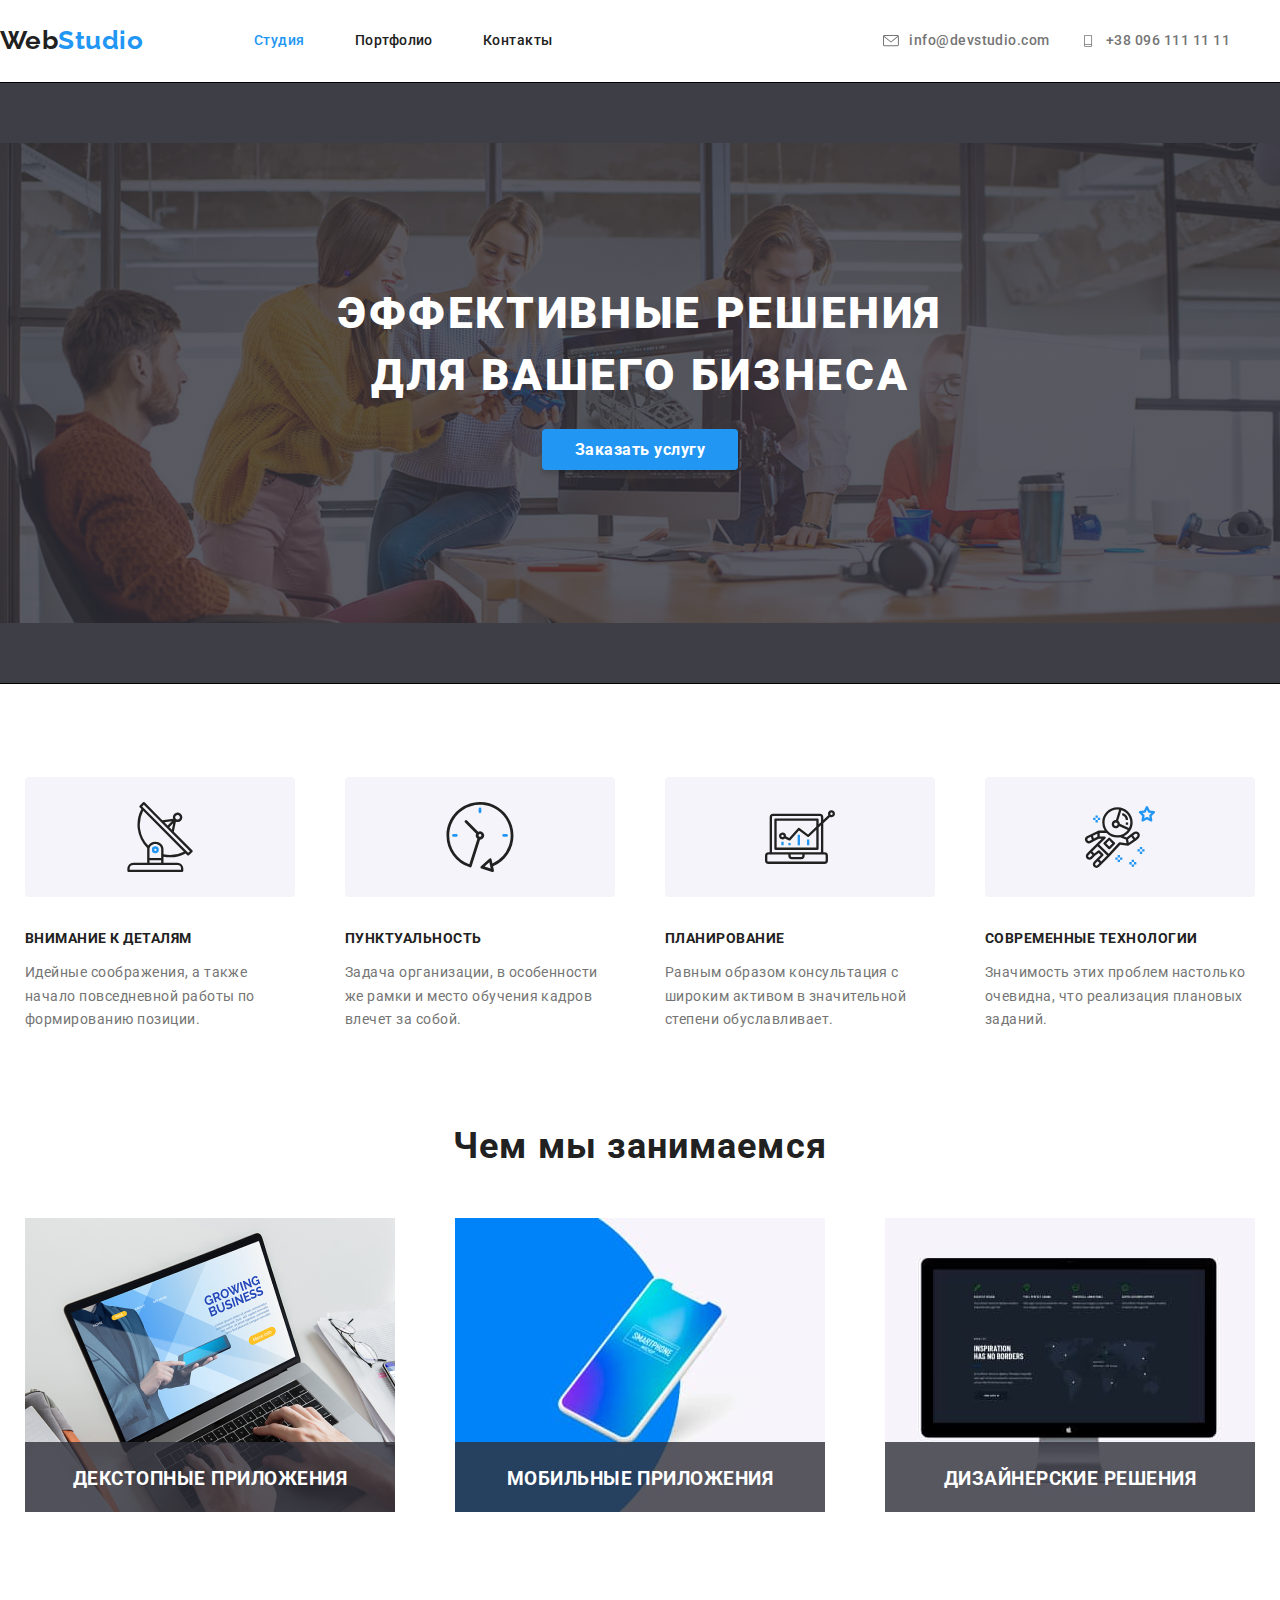
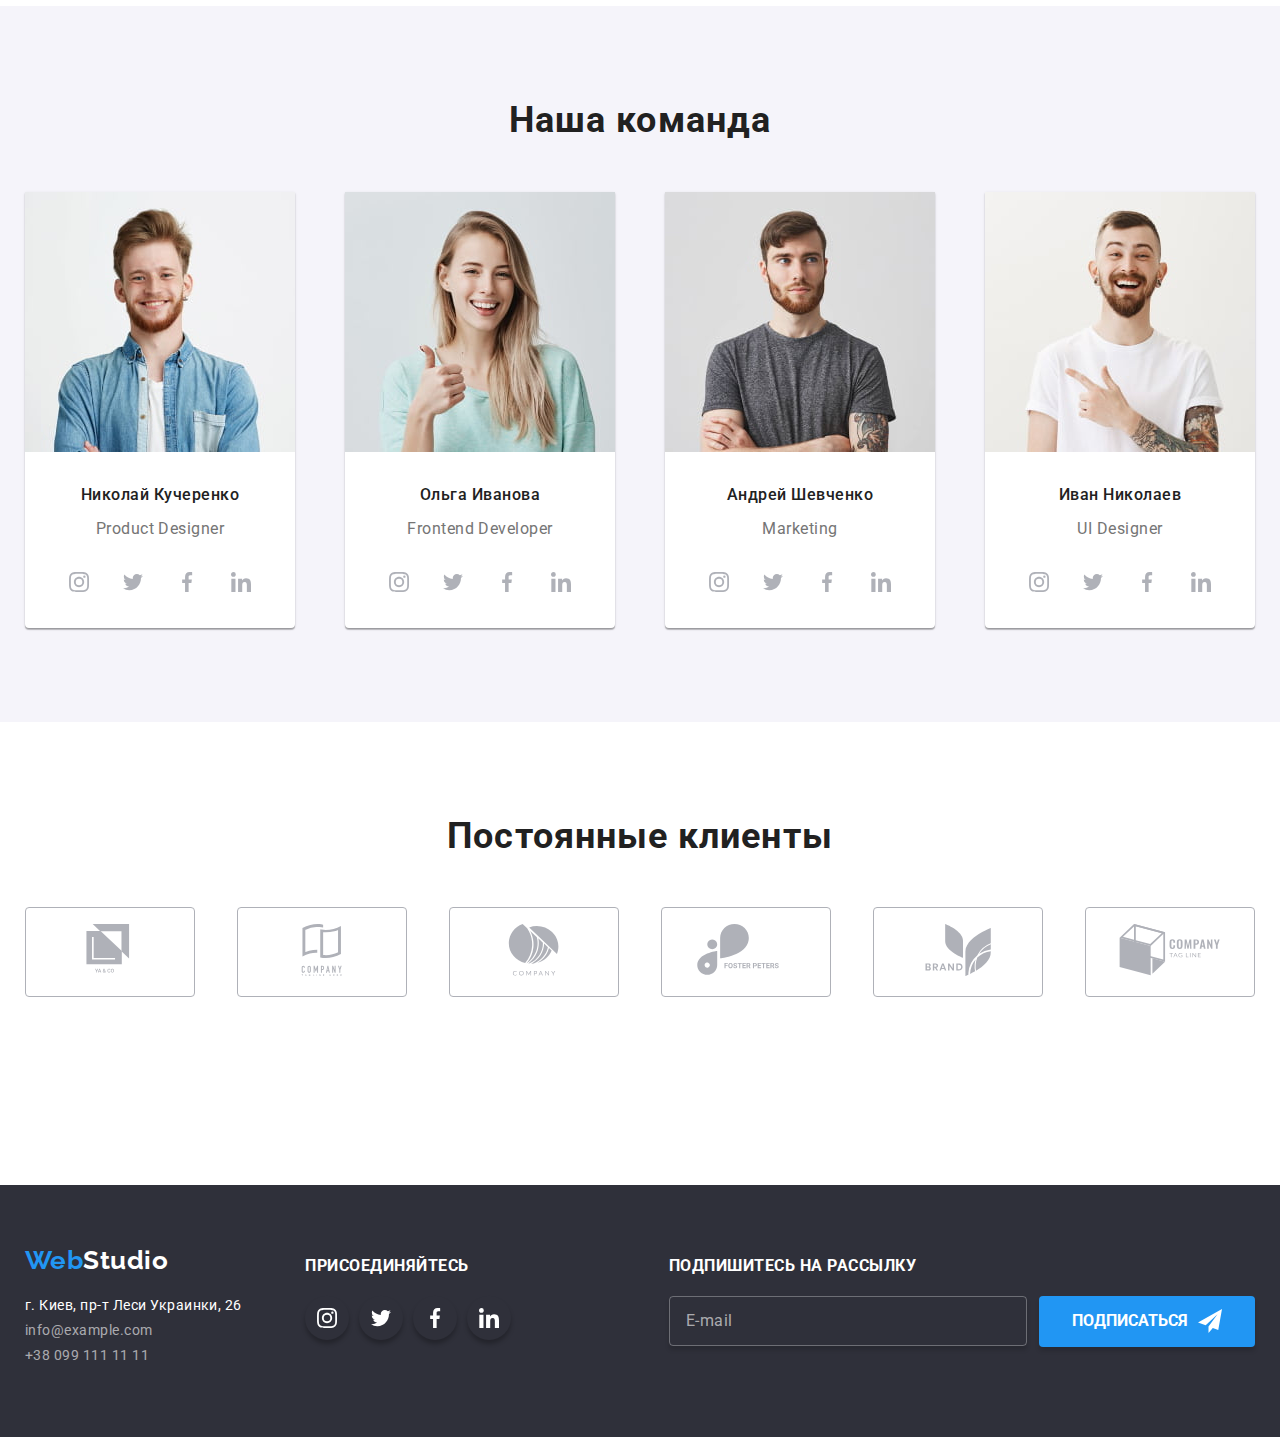
<file: index.html>
<!DOCTYPE html>
<html lang="en">
  <head>
    <meta charset="UTF-8" />
    <meta name="viewport" content="width=device-width, initial-scale=1.0" />
    <title>Web Studio</title>
    <link
      href="https://fonts.googleapis.com/css2?family=Raleway:wght@700&family=Roboto:wght@400;500;700;900&display=swap"
      rel="stylesheet"
    />
    <link
      rel="stylesheet"
      href="https://cdnjs.cloudflare.com/ajax/libs/modern-normalize/0.6.0/modern-normalize.min.css"
    />
    <link rel="stylesheet" href="./css/styles.css" />
  </head>

  <body>
    <!-- Шапка сайта-->
    <header class="page-header">
      <div class="container main-nav">
        <div>
          <a href="./" class="logo"><span> Web</span> Studio</a>
        </div>
        <nav class="for-logo">
          <ul class="site-nav">
            <li class="item"><a href="" class="link-current">Студия</a></li>
            <li class="item">
              <a href="./portfolio.html" class="link">Портфолио</a>
            </li>
            <li class="item"><a href="" class="link">Контакты</a></li>
          </ul>
        </nav>
        <!-- КОНТАКТЫ-->
        <address>
          <ul class="auth-nav">
            <li class="item">
              <a href="mailto:info@devstudio.com">
                <div class="e-mail">
                  <svg class="auth-nav-icon">
                    <use href="./images/symbol-defs.svg#icon-envelope"></use>
                  </svg>
                  info@devstudio.com
                </div>
              </a>
            </li>

            <li class="item">
              <a href="tel:+380961111111">
                <div class="e-mail">
                  <svg class="auth-nav-icon">
                    <use href="./images/symbol-defs.svg#icon-phone"></use>
                  </svg>
                  +38 096 111 11 11
                </div>
              </a>
            </li>
          </ul>
        </address>
      </div>
    </header>

    <!--Герой-->

    <section class="hero">
      <div class="overlay">
        <div class="hero-text">
          <div class="hero-title-box">
            <h1 class="hero-title">
              Эффективные решения <br />
              для вашего бизнеса
            </h1>
          </div>
          <div>
            <a href="" class="primary-button"> Заказать услугу</a>
          </div>
        </div>
      </div>
    </section>

    <!--Секция "Наши качества" без заголовка-->
    <section class="feature-section">
      <div class="container">
        <h2 class="section-title visually-hidden">Наши качества</h2>
        <ul class="feature-list">
          <li class="item">
            <div class="in-box">
              <svg class="in-box-icon">
                <use href="./images/symbol-defs.svg#icon-antenna1"></use>
              </svg>
            </div>

            <h3 class="title">ВНИМАНИЕ К ДЕТАЛЯМ</h3>
            <p class="description">
              Идейные соображения, а также начало повседневной работы по
              формированию позиции.
            </p>
          </li>

          <li class="item">
            <div class="in-box">
              <svg class="in-box-icon">
                <use href="./images/symbol-defs.svg#icon-clock1"></use>
              </svg>
            </div>
            <h3 class="title">ПУНКТУАЛЬНОСТЬ</h3>
            <p class="description">
              Задача организации, в особенности же рамки и место обучения кадров
              влечет за собой.
            </p>
          </li>

          <li class="item">
            <div class="in-box">
              <svg class="in-box-icon">
                <use href="./images/symbol-defs.svg#icon-diagram1"></use>
              </svg>
            </div>
            <h3 class="title">ПЛАНИРОВАНИЕ</h3>
            <p class="description">
              Равным образом консультация с широким активом в значительной
              степени обуславливает.
            </p>
          </li>

          <li class="item">
            <div class="in-box">
              <svg class="in-box-icon">
                <use href="./images/symbol-defs.svg#icon-astronaut1"></use>
              </svg>
            </div>
            <h3 class="title">СОВРЕМЕННЫЕ ТЕХНОЛОГИИ</h3>
            <p class="description">
              Значимость этих проблем настолько очевидна, что реализация
              плановых заданий.
            </p>
          </li>
        </ul>
      </div>
    </section>

    <!--Секция "Чем мы занимаемся"-->
    <section class="section">
      <div class="container">
        <h2 class="section-title">Чем мы занимаемся</h2>

        <ul class="actions-doing">
          <li class="element element1">
            <h3 class="title-activities">ДЕКСТОПНЫЕ ПРИЛОЖЕНИЯ</h3>
          </li>

          <li class="element element2">
            <h3 class="title-activities">МОБИЛЬНЫЕ ПРИЛОЖЕНИЯ</h3>
          </li>

          <li class="element element3">
            <h3 class="title-activities">ДИЗАЙНЕРСКИЕ РЕШЕНИЯ</h3>
          </li>
        </ul>
      </div>
    </section>

    <!--Секция "Наша команда"-->
    <section class="section-grey">
      <div class="container">
        <h2 class="section-title">Наша команда</h2>
        <ul class="team">
          <li class="card">
            <img src="./images/team1.jpg" alt="" />
            <p class="name"><b>Николай Кучеренко</b></p>
            <p class="position">Product Designer</p>
            <ul class="actions-team">
              <li>
                <a href="">
                  <div class="team-social">
                    <svg class="social-icon">
                      <use href="./images/symbol-defs.svg#icon-instagram"></use>
                    </svg>
                  </div>
                </a>
              </li>

              <li>
                <a href="">
                  <div class="team-social">
                    <svg class="social-icon">
                      <use href="./images/symbol-defs.svg#icon-twitter"></use>
                    </svg>
                  </div>
                </a>
              </li>
              <li>
                <a href="">
                  <div class="team-social">
                    <svg class="social-icon">
                      <use href="./images/symbol-defs.svg#icon-facebook"></use>
                    </svg>
                  </div>
                </a>
              </li>
              <li>
                <a href="">
                  <div class="team-social">
                    <svg class="social-icon">
                      <use href="./images/symbol-defs.svg#icon-linkedin"></use>
                    </svg>
                  </div>
                </a>
              </li>
            </ul>
          </li>

          <li class="card">
            <img src="./images/team2.jpg" alt="" />
            <p class="name"><b>Ольга Иванова</b></p>
            <p class="position">Frontend Developer</p>
            <ul class="actions-team">
              <li>
                <a href="">
                  <div class="team-social">
                    <svg class="social-icon">
                      <use href="./images/symbol-defs.svg#icon-instagram"></use>
                    </svg>
                  </div>
                </a>
              </li>
              <li>
                <a href="">
                  <div class="team-social">
                    <svg class="social-icon">
                      <use href="./images/symbol-defs.svg#icon-twitter"></use>
                    </svg>
                  </div>
                </a>
              </li>
              <li>
                <a href="">
                  <div class="team-social">
                    <svg class="social-icon">
                      <use href="./images/symbol-defs.svg#icon-facebook"></use>
                    </svg>
                  </div>
                </a>
              </li>
              <li>
                <a href="">
                  <div class="team-social">
                    <svg class="social-icon">
                      <use href="./images/symbol-defs.svg#icon-linkedin"></use>
                    </svg>
                  </div>
                </a>
              </li>
            </ul>
          </li>

          <li class="card">
            <img src="./images/team3.jpg" alt="" />
            <p class="name"><b>Андрей Шевченко</b></p>
            <p class="position">Marketing</p>
            <ul class="actions-team">
              <li>
                <a href="">
                  <div class="team-social">
                    <svg class="social-icon">
                      <use href="./images/symbol-defs.svg#icon-instagram"></use>
                    </svg>
                  </div>
                </a>
              </li>
              <li>
                <a href="">
                  <div class="team-social">
                    <svg class="social-icon">
                      <use href="./images/symbol-defs.svg#icon-twitter"></use>
                    </svg>
                  </div>
                </a>
              </li>
              <li>
                <a href="">
                  <div class="team-social">
                    <svg class="social-icon">
                      <use href="./images/symbol-defs.svg#icon-facebook"></use>
                    </svg>
                  </div>
                </a>
              </li>
              <li>
                <a href="">
                  <div class="team-social">
                    <svg class="social-icon">
                      <use href="./images/symbol-defs.svg#icon-linkedin"></use>
                    </svg>
                  </div>
                </a>
              </li>
            </ul>
          </li>

          <li class="card">
            <img src="./images/team4.jpg" alt="" />
            <p class="name"><b>Иван Николаев</b></p>
            <p class="position">UI Designer</p>
            <ul class="actions-team">
              <li>
                <a href="">
                  <div class="team-social">
                    <svg class="social-icon">
                      <use href="./images/symbol-defs.svg#icon-instagram"></use>
                    </svg>
                  </div>
                </a>
              </li>
              <li>
                <a href="">
                  <div class="team-social">
                    <svg class="social-icon">
                      <use href="./images/symbol-defs.svg#icon-twitter"></use>
                    </svg>
                  </div>
                </a>
              </li>
              <li>
                <a href="">
                  <div class="team-social">
                    <svg class="social-icon">
                      <use href="./images/symbol-defs.svg#icon-facebook"></use>
                    </svg>
                  </div>
                </a>
              </li>
              <li>
                <a href="">
                  <div class="team-social">
                    <svg class="social-icon">
                      <use href="./images/symbol-defs.svg#icon-linkedin"></use>
                    </svg>
                  </div>
                </a>
              </li>
            </ul>
          </li>
        </ul>
      </div>
    </section>

    <!--Секция "Постоянные клиенты"-->
    <section class="section">
      <div class="container">
        <h2 class="section-title">Постоянные клиенты</h2>
        <ul class="clients-logo">
          <li class="ellement">
            <a href="">
              <svg class="logo-item">
                <use href="./images/symbol-defs.svg#icon-logo1"></use>
              </svg>
            </a>
          </li>
          <li class="ellement">
            <a href="">
              <svg class="logo-item">
                <use href="./images/symbol-defs.svg#icon-logo2"></use>
              </svg>
            </a>
          </li>
          <li class="ellement">
            <a href="">
              <svg class="logo-item">
                <use href="./images/symbol-defs.svg#icon-logo3"></use>
              </svg>
            </a>
          </li>
          <li class="ellement">
            <a href="">
              <svg class="logo-item">
                <use href="./images/symbol-defs.svg#icon-logo4"></use>
              </svg>
            </a>
          </li>
          <li class="ellement">
            <a href="">
              <svg class="logo-item">
                <use href="./images/symbol-defs.svg#icon-logo5"></use>
              </svg>
            </a>
          </li>
          <li class="ellement">
            <a href="">
              <svg class="logo-item">
                <use href="./images/symbol-defs.svg#icon-logo6"></use>
              </svg>
            </a>
          </li>
        </ul>
      </div>
    </section>

    <!--Footer-->

    <!--Контакты-->
    <section class="footer-background">
      <div class="container footer">
        <div class="footer-color">
          <div class="footer-logo">
            <a href="/" class="logo">
              <span class="web"> Web</span>
              <span class="logo-studio"> Studio</span>
            </a>
          </div>
          <div>
            <ul class="footer-contacts">
              <li>
                <a
                  href="https://www.google.com/maps/place/%D0%B1%D1%83%D0%BB.+%D0%9B%D0%B5%D1%81%D0%B8+%D0%A3%D0%BA%D1%80%D0%B0%D0%B8%D0%BD%D0%BA%D0%B8,+26,+%D0%9A%D0%B8%D0%B5%D0%B2,+02000/data=!4m2!3m1!1s0x40d4cf0e033ecbe9:0x57a4dffefec77da0?sa=X&ved=2ahUKEwil2_LGnePpAhUHx4sKHc13CLYQ8gEwAHoECAsQAQ"
                >
                  <span class="footer-text"
                    >г. Киев, пр-т Леси Украинки, 26</span
                  >
                </a>
              </li>

              <li>
                <a href="mailto:info@example.com" class="footer-text"
                  >info@example.com
                </a>
              </li>

              <li>
                <a href="tel:+380961111111" class="footer-text">
                  +38 099 111 11 11</a
                >
              </li>
            </ul>
          </div>
        </div>

        <!--Присоединяйтесь-->
        <div class="middle">
          <h4 class="footer-color-middle">ПРИСОЕДИНЯЙТЕСЬ</h4>
          <ul class="social-footer-box">
            <li class="s-element">
              <a href="">
                <div class="footer-social">
                  <svg class="footer-social-icon">
                    <use href="./images/symbol-defs.svg#icon-instagram"></use>
                  </svg>
                </div>
              </a>
            </li>
            <li class="s-element">
              <a href="">
                <div class="footer-social">
                  <svg class="footer-social-icon">
                    <use href="./images/symbol-defs.svg#icon-twitter"></use>
                  </svg>
                </div>
              </a>
            </li>
            <li class="s-element">
              <a href="">
                <div class="footer-social">
                  <svg class="footer-social-icon">
                    <use href="./images/symbol-defs.svg#icon-facebook"></use>
                  </svg>
                </div>
              </a>
            </li>
            <li>
              <a href="">
                <div class="footer-social">
                  <svg class="footer-social-icon">
                    <use href="./images/symbol-defs.svg#icon-linkedin"></use>
                  </svg>
                </div>
              </a>
            </li>
          </ul>
        </div>

        <!--Подпишитесь на рассылку-->
        <div class="footer-color-last">
          <h4 class="footer-color-middle">ПОДПИШИТЕСЬ НА РАССЫЛКУ</h4>
          <ul class="form">
            <li class="form-element"><p class="for-mail">E-mail</p></li>
            <li class="form-element">
              <button class="primary-button subscribe">
                ПОДПИСАТЬСЯ
                <svg class="icon-send">
                  <use href="./images/symbol-defs.svg#icon-icon-send"></use>
                </svg>
              </button>
            </li>
          </ul>
        </div>
      </div>
    </section>
  </body>
</html>
</file>
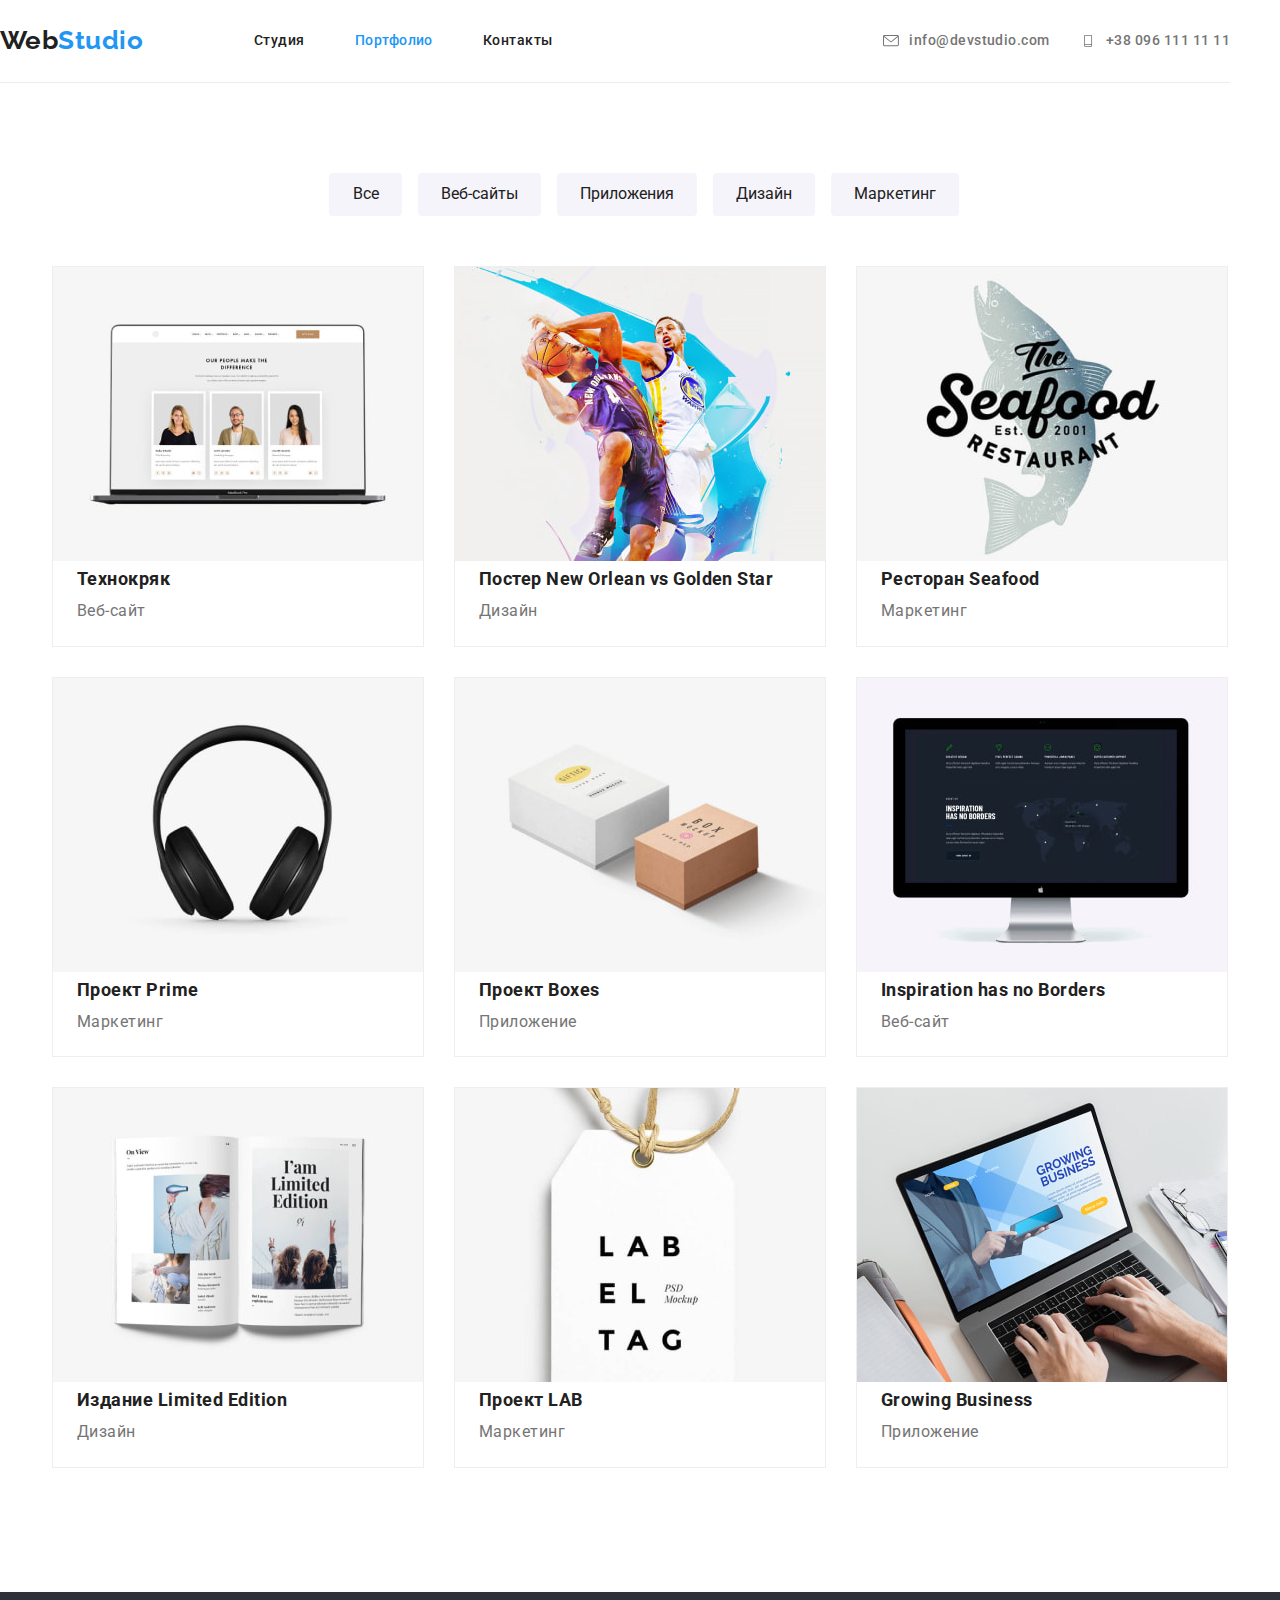
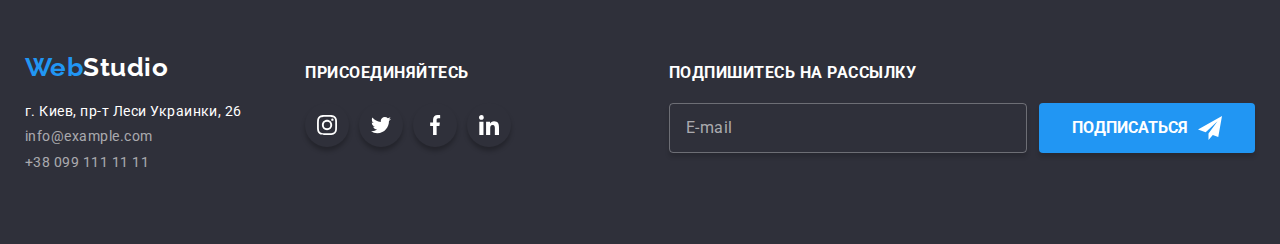
<file: portfolio.html>
<!DOCTYPE html>
<html lang="en">
  <head>
    <meta charset="UTF-8" />
    <meta name="viewport" content="width=device-width, initial-scale=1.0" />
    <title>Web Studio</title>
    <link
      href="https://fonts.googleapis.com/css2?family=Raleway:wght@700&family=Roboto:wght@400;500;700;900&display=swap"
      rel="stylesheet"
    />
    <link
      rel="stylesheet"
      href="https://cdnjs.cloudflare.com/ajax/libs/modern-normalize/0.6.0/modern-normalize.min.css"
    />
    <link rel="stylesheet" href="./css/styles.css" />
  </head>

  <body>
    <!-- Шапка сайта-->

    <header class="page-header">
      <div class="container main-nav">
        <div>
          <a href="./" class="logo"><span> Web</span> Studio</a>
        </div>
        <nav class="for-logo">
          <ul class="site-nav">
            <li class="item"><a href="./index.html" class="link">Студия</a></li>
            <li class="item"><a href="" class="link-current">Портфолио</a></li>
            <li class="item"><a href="" class="link">Контакты</a></li>
          </ul>
        </nav>
        <!-- КОНТАКТЫ форма-->
        <address>
          <ul class="auth-nav">
            <li class="item">
              <a href="mailto:info@devstudio.com">
                <div class="e-mail">
                  <svg class="auth-nav-icon">
                    <use href="./images/symbol-defs.svg#icon-envelope"></use>
                  </svg>
                  info@devstudio.com
                </div>
              </a>
            </li>

            <li class="item">
              <a href="tel:+380961111111">
                <div class="e-mail">
                  <svg class="auth-nav-icon">
                    <use href="./images/symbol-defs.svg#icon-phone"></use>
                  </svg>
                  +38 096 111 11 11
                </div>
              </a>
            </li>
          </ul>
        </address>
      </div>
    </header>

    <!--Фильтры "Разделы портфолио"-->

    <section class="container">
      <h1 class="visually-hidden">Фильтры "Разделы портфолио"</h1>

      <ul class="button-container">
        <li class="p-element"><button class="portfolio-button">Все</button></li>
        <li class="p-element">
          <button class="portfolio-button">Веб-сайты</button>
        </li>
        <li class="p-element">
          <button class="portfolio-button">Приложения</button>
        </li>
        <li class="p-element">
          <button class="portfolio-button">Дизайн</button>
        </li>
        <li class="p-element">
          <button class="portfolio-button">Маркетинг</button>
        </li>
      </ul>

      <!--Примеры работ-->

      <div class="conteiner">
        <ul class="portfolio-list">
          <li class="port-element">
            <a class="portfolio-title" href="">
              <div class="box-specialty">
                <img src="./images/portfolio-img/portfolio1.jpg" alt="" />
                <div class="specialty">
                  <p class="portfolio-title-hover">
                    Технокряк это современная площадка распространения
                    коронавируса. Компании используют эту платформу для
                    цифрового шпионажа и атак на защищённые сервера конкурентов.
                  </p>
                </div>
              </div>
              <h2>Технокряк</h2>
              <p class="descrip">Веб-сайт</p>
            </a>
          </li>

          <li class="port-element">
            <a class="portfolio-title" href="">
              <div class="box-specialty">
                <img src="./images/portfolio-img/portfolio2.jpg" alt="" />
                <div class="specialty">
                  <p class="portfolio-title-hover">
                    Технокряк это современная площадка распространения
                    коронавируса. Компании используют эту платформу для
                    цифрового шпионажа и атак на защищённые сервера конкурентов.
                  </p>
                </div>
              </div>
              <h2>Постер New Orlean vs Golden Star</h2>
              <p class="descrip">Дизайн</p>
            </a>
          </li>

          <li class="port-element">
            <a class="portfolio-title" href="">
              <div class="box-specialty">
                <img src="./images/portfolio-img/portfolio3.jpg" alt="" />
                <div class="specialty">
                  <p class="portfolio-title-hover">
                    Технокряк это современная площадка распространения
                    коронавируса. Компании используют эту платформу для
                    цифрового шпионажа и атак на защищённые сервера конкурентов.
                  </p>
                </div>
              </div>
              <h2>Ресторан Seafood</h2>
              <p class="descrip">Маркетинг</p>
            </a>
          </li>

          <li class="port-element">
            <a class="portfolio-title" href="">
              <div class="box-specialty">
                <img src="./images/portfolio-img/portfolio4.jpg" alt="" />
                <div class="specialty">
                  <p class="portfolio-title-hover">
                    Технокряк это современная площадка распространения
                    коронавируса. Компании используют эту платформу для
                    цифрового шпионажа и атак на защищённые сервера конкурентов.
                  </p>
                </div>
              </div>
              <h2>Проект Prime</h2>
              <p class="descrip">Маркетинг</p>
            </a>
          </li>

          <li class="port-element">
            <a class="portfolio-title" href="">
              <div class="box-specialty">
                <img src="./images/portfolio-img/portfolio5.jpg" alt="" />
                <div class="specialty">
                  <p class="portfolio-title-hover">
                    Технокряк это современная площадка распространения
                    коронавируса. Компании используют эту платформу для
                    цифрового шпионажа и атак на защищённые сервера конкурентов.
                  </p>
                </div>
              </div>
              <h2>Проект Boxes</h2>
              <p class="descrip">Приложение</p>
            </a>
          </li>

          <li class="port-element">
            <a class="portfolio-title" href="">
              <div class="box-specialty">
                <img src="./images/portfolio-img/portfolio6.jpg" alt="" />
                <div class="specialty">
                  <p class="portfolio-title-hover">
                    Технокряк это современная площадка распространения
                    коронавируса. Компании используют эту платформу для
                    цифрового шпионажа и атак на защищённые сервера конкурентов.
                  </p>
                </div>
              </div>
              <h2>Inspiration has no Borders</h2>
              <p class="descrip">Веб-сайт</p>
            </a>
          </li>

          <li class="port-element">
            <a class="portfolio-title" href="">
              <div class="box-specialty">
                <img src="./images/portfolio-img/portfolio7.jpg" alt="" />
                <div class="specialty">
                  <p class="portfolio-title-hover">
                    Технокряк это современная площадка распространения
                    коронавируса. Компании используют эту платформу для
                    цифрового шпионажа и атак на защищённые сервера конкурентов.
                  </p>
                </div>
              </div>
              <h2>Издание Limited Edition</h2>
              <p class="descrip">Дизайн</p>
            </a>
          </li>

          <li class="port-element">
            <a class="portfolio-title" href="">
              <div class="box-specialty">
                <img src="./images/portfolio-img/portfolio8.jpg" alt="" />
                <div class="specialty">
                  <p class="portfolio-title-hover">
                    Технокряк это современная площадка распространения
                    коронавируса. Компании используют эту платформу для
                    цифрового шпионажа и атак на защищённые сервера конкурентов.
                  </p>
                </div>
              </div>
              <h2>Проект LAB</h2>
              <p class="descrip">Маркетинг</p>
            </a>
          </li>

          <li class="port-element">
            <a class="portfolio-title" href="">
              <div class="box-specialty">
                <img src="./images/portfolio-img/portfolio9.jpg" alt="" />
                <div class="specialty">
                  <p class="portfolio-title-hover">
                    Технокряк это современная площадка распространения
                    коронавируса. Компании используют эту платформу для
                    цифрового шпионажа и атак на защищённые сервера конкурентов.
                  </p>
                </div>
              </div>
              <h2>Growing Business</h2>
              <p class="descrip">Приложение</p>
            </a>
          </li>
        </ul>
      </div>
    </section>

    <!--Footer-->

    <!--Контакты-->
    <section class="footer-background">
      <div class="container footer">
        <div class="footer-color">
          <div class="footer-logo">
            <a href="/" class="logo">
              <span class="web"> Web</span>
              <span class="logo-studio"> Studio</span>
            </a>
          </div>
          <div>
            <ul class="footer-contacts">
              <li>
                <a
                  href="https://www.google.com/maps/place/%D0%B1%D1%83%D0%BB.+%D0%9B%D0%B5%D1%81%D0%B8+%D0%A3%D0%BA%D1%80%D0%B0%D0%B8%D0%BD%D0%BA%D0%B8,+26,+%D0%9A%D0%B8%D0%B5%D0%B2,+02000/data=!4m2!3m1!1s0x40d4cf0e033ecbe9:0x57a4dffefec77da0?sa=X&ved=2ahUKEwil2_LGnePpAhUHx4sKHc13CLYQ8gEwAHoECAsQAQ"
                >
                  <span class="footer-text"
                    >г. Киев, пр-т Леси Украинки, 26</span
                  >
                </a>
              </li>

              <li>
                <a href="mailto:info@example.com" class="footer-text"
                  >info@example.com
                </a>
              </li>

              <li>
                <a href="tel:+380961111111" class="footer-text">
                  +38 099 111 11 11</a
                >
              </li>
            </ul>
          </div>
        </div>

        <!--Присоединяйтесь-->
        <div class="middle">
          <h4 class="footer-color-middle">ПРИСОЕДИНЯЙТЕСЬ</h4>
          <ul class="social-footer-box">
            <li class="s-element">
              <a href="">
                <div class="footer-social">
                  <svg class="footer-social-icon">
                    <use href="./images/symbol-defs.svg#icon-instagram"></use>
                  </svg>
                </div>
              </a>
            </li>
            <li class="s-element">
              <a href="">
                <div class="footer-social">
                  <svg class="footer-social-icon">
                    <use href="./images/symbol-defs.svg#icon-twitter"></use>
                  </svg>
                </div>
              </a>
            </li>
            <li class="s-element">
              <a href="">
                <div class="footer-social">
                  <svg class="footer-social-icon">
                    <use href="./images/symbol-defs.svg#icon-facebook"></use>
                  </svg>
                </div>
              </a>
            </li>
            <li>
              <a href="">
                <div class="footer-social">
                  <svg class="footer-social-icon">
                    <use href="./images/symbol-defs.svg#icon-linkedin"></use>
                  </svg>
                </div>
              </a>
            </li>
          </ul>
        </div>

        <!--Подпишитесь на рассылку-->
        <div class="footer-color-last">
          <h4 class="footer-color-middle">ПОДПИШИТЕСЬ НА РАССЫЛКУ</h4>
          <ul class="form">
            <li class="form-element">
              <p class="for-mail">E-mail</p>
            </li>
            <li class="form-element">
              <button class="primary-button subscribe">
                ПОДПИСАТЬСЯ
                <svg class="icon-send">
                  <use href="./images/symbol-defs.svg#icon-icon-send"></use>
                </svg>
              </button>
            </li>
          </ul>
        </div>
      </div>
    </section>
  </body>
</html>
</file>
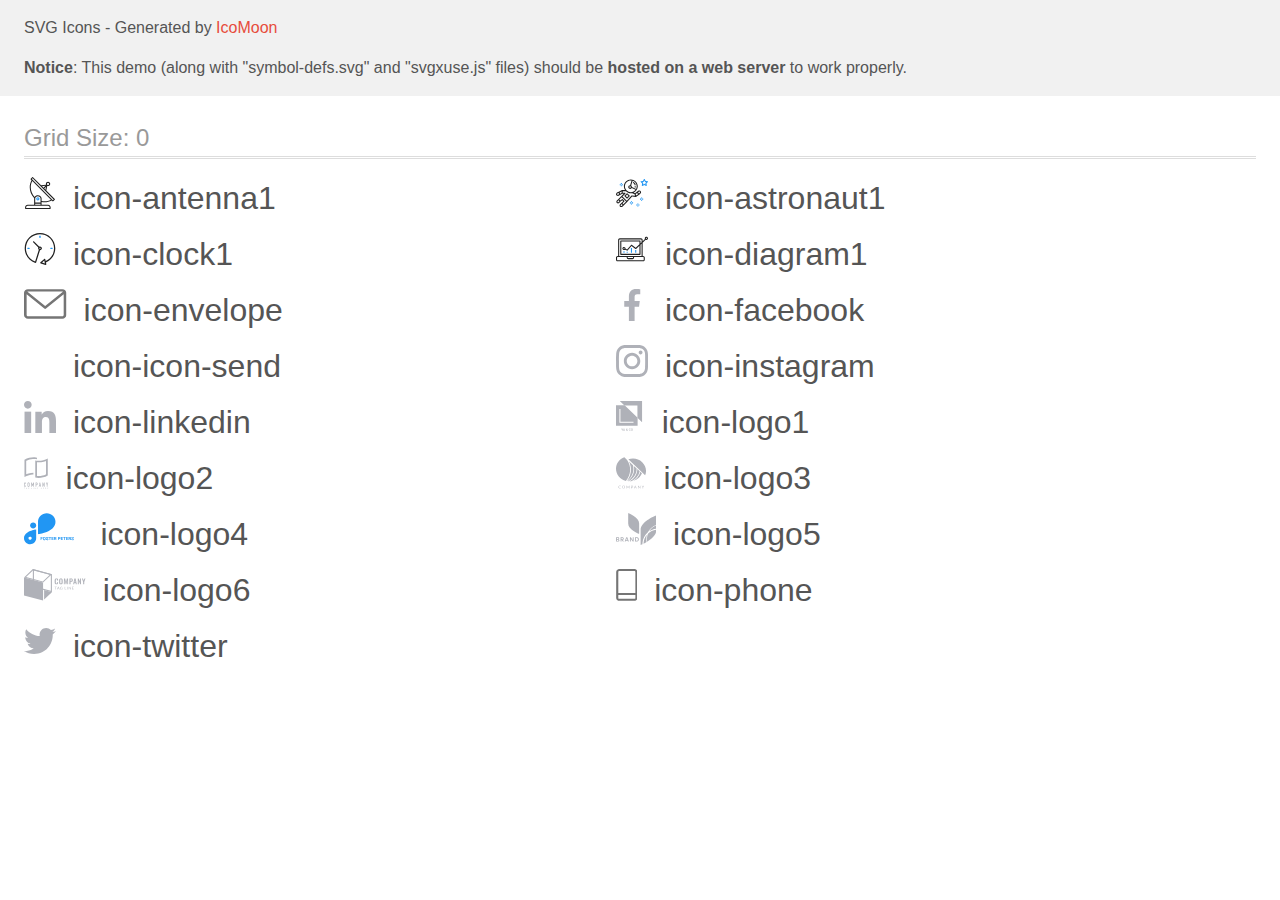
<file: images/icomoon/demo-external-svg.html>
<!doctype html>
<html>
<head>
    <title>IcoMoon - SVG Icons</title>
    <meta charset="utf-8">
    <meta name="viewport" content="width=device-width, initial-scale=1">
    <link rel="stylesheet" href="demo-files/demo.css">
    <link rel="stylesheet" href="style.css">
</head>
<body>
<header class="bgc1 clearfix">
<div class="mhl">
    <p>SVG Icons - Generated by <a href="https://icomoon.io/app">IcoMoon</a></p><p><strong>Notice</strong>: This demo (along with "symbol-defs.svg" and "svgxuse.js" files) should be <b>hosted on a web server</b> to work properly.</p>
</div>
</header>
    <div class="clearfix mhl ptl">
        <h1 class="mvm mtn fgc1">Grid Size: 0</h1>
        <div class="glyph fs1">
            <div class="clearfix pbs">
                <svg class="icon icon-antenna1"><use xlink:href="symbol-defs.svg#icon-antenna1"></use></svg><span class="name"> icon-antenna1</span>
            </div>
        </div>
        <div class="glyph fs1">
            <div class="clearfix pbs">
                <svg class="icon icon-astronaut1"><use xlink:href="symbol-defs.svg#icon-astronaut1"></use></svg><span class="name"> icon-astronaut1</span>
            </div>
        </div>
        <div class="glyph fs1">
            <div class="clearfix pbs">
                <svg class="icon icon-clock1"><use xlink:href="symbol-defs.svg#icon-clock1"></use></svg><span class="name"> icon-clock1</span>
            </div>
        </div>
        <div class="glyph fs1">
            <div class="clearfix pbs">
                <svg class="icon icon-diagram1"><use xlink:href="symbol-defs.svg#icon-diagram1"></use></svg><span class="name"> icon-diagram1</span>
            </div>
        </div>
        <div class="glyph fs1">
            <div class="clearfix pbs">
                <svg class="icon icon-envelope"><use xlink:href="symbol-defs.svg#icon-envelope"></use></svg><span class="name"> icon-envelope</span>
            </div>
        </div>
        <div class="glyph fs1">
            <div class="clearfix pbs">
                <svg class="icon icon-facebook"><use xlink:href="symbol-defs.svg#icon-facebook"></use></svg><span class="name"> icon-facebook</span>
            </div>
        </div>
        <div class="glyph fs1">
            <div class="clearfix pbs">
                <svg class="icon icon-icon-send"><use xlink:href="symbol-defs.svg#icon-icon-send"></use></svg><span class="name"> icon-icon-send</span>
            </div>
        </div>
        <div class="glyph fs1">
            <div class="clearfix pbs">
                <svg class="icon icon-instagram"><use xlink:href="symbol-defs.svg#icon-instagram"></use></svg><span class="name"> icon-instagram</span>
            </div>
        </div>
        <div class="glyph fs1">
            <div class="clearfix pbs">
                <svg class="icon icon-linkedin"><use xlink:href="symbol-defs.svg#icon-linkedin"></use></svg><span class="name"> icon-linkedin</span>
            </div>
        </div>
        <div class="glyph fs1">
            <div class="clearfix pbs">
                <svg class="icon icon-logo1"><use xlink:href="symbol-defs.svg#icon-logo1"></use></svg><span class="name"> icon-logo1</span>
            </div>
        </div>
        <div class="glyph fs1">
            <div class="clearfix pbs">
                <svg class="icon icon-logo2"><use xlink:href="symbol-defs.svg#icon-logo2"></use></svg><span class="name"> icon-logo2</span>
            </div>
        </div>
        <div class="glyph fs1">
            <div class="clearfix pbs">
                <svg class="icon icon-logo3"><use xlink:href="symbol-defs.svg#icon-logo3"></use></svg><span class="name"> icon-logo3</span>
            </div>
        </div>
        <div class="glyph fs1">
            <div class="clearfix pbs">
                <svg class="icon icon-logo4"><use xlink:href="symbol-defs.svg#icon-logo4"></use></svg><span class="name"> icon-logo4</span>
            </div>
        </div>
        <div class="glyph fs1">
            <div class="clearfix pbs">
                <svg class="icon icon-logo5"><use xlink:href="symbol-defs.svg#icon-logo5"></use></svg><span class="name"> icon-logo5</span>
            </div>
        </div>
        <div class="glyph fs1">
            <div class="clearfix pbs">
                <svg class="icon icon-logo6"><use xlink:href="symbol-defs.svg#icon-logo6"></use></svg><span class="name"> icon-logo6</span>
            </div>
        </div>
        <div class="glyph fs1">
            <div class="clearfix pbs">
                <svg class="icon icon-phone"><use xlink:href="symbol-defs.svg#icon-phone"></use></svg><span class="name"> icon-phone</span>
            </div>
        </div>
        <div class="glyph fs1">
            <div class="clearfix pbs">
                <svg class="icon icon-twitter"><use xlink:href="symbol-defs.svg#icon-twitter"></use></svg><span class="name"> icon-twitter</span>
            </div>
        </div>
  </div>
<script defer src="svgxuse.js"></script>
</body>
</html>
</file>
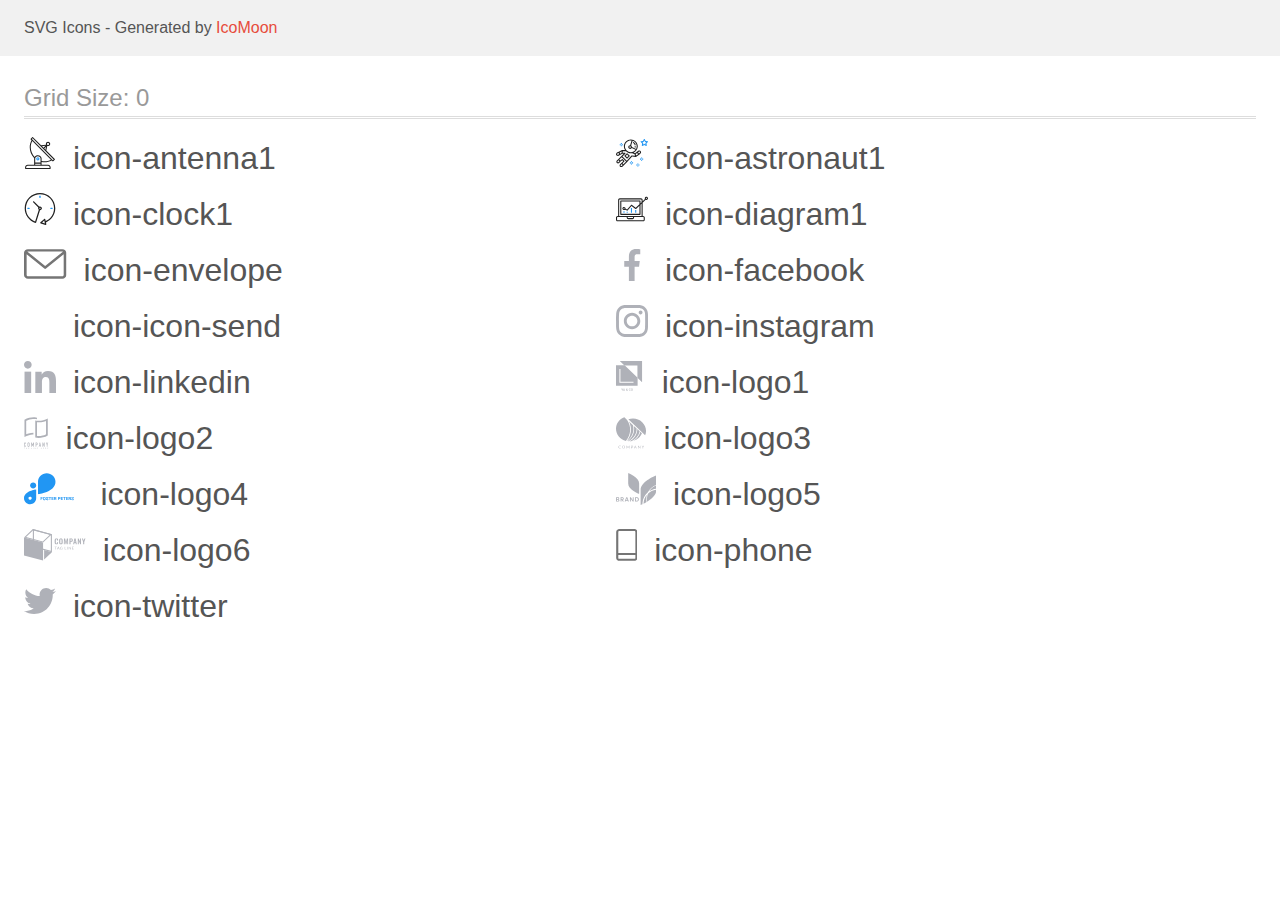
<file: images/icomoon/demo.html>
<!doctype html>
<html>
<head>
    <title>IcoMoon - SVG Icons</title>
    <meta charset="utf-8">
    <meta name="viewport" content="width=device-width, initial-scale=1">
    <link rel="stylesheet" href="demo-files/demo.css">
    <link rel="stylesheet" href="style.css">
</head>
<body>
<svg aria-hidden="true" style="position: absolute; width: 0; height: 0; overflow: hidden;" version="1.1" xmlns="http://www.w3.org/2000/svg" xmlns:xlink="http://www.w3.org/1999/xlink">
<defs>
<symbol id="icon-antenna1" viewBox="0 0 32 32">
<path fill="#212121" style="fill: var(--color1, #212121)" d="M30.773 22.098l-8.443-8.505 0.937-4.615c0.242 0.094 0.499 0.144 0.758 0.146h0.006c1.192 0.014 2.17-0.941 2.184-2.133s-0.941-2.17-2.133-2.184c-1.192-0.014-2.17 0.941-2.184 2.133-0.003 0.255 0.039 0.509 0.125 0.749l-4.96 0.605-8.091-8.133c-0.099-0.101-0.235-0.159-0.377-0.16-0.14 0.001-0.274 0.056-0.373 0.155l-1.513 1.504c-0.208 0.208-0.208 0.546 0 0.754l0.814 0.826c-3.153 5.798-2.129 12.978 2.519 17.663 0.043 0.041 0.092 0.074 0.146 0.098-0.034 0.18-0.051 0.364-0.052 0.547v6.187h-6.4c-1.472 0.002-2.665 1.195-2.667 2.667v1.067c0 0.295 0.239 0.533 0.533 0.533h24.533c0.295 0 0.533-0.239 0.533-0.533v-1.067c-0.002-1.472-1.195-2.665-2.667-2.667h-6.4v-2.742c1.003 0.21 2.024 0.317 3.049 0.32 2.458-0.003 4.877-0.615 7.040-1.783l0.818 0.823c0.099 0.101 0.235 0.159 0.377 0.16 0.14-0.001 0.274-0.056 0.373-0.155l1.513-1.504c0.208-0.208 0.208-0.546 0-0.754zM23.28 6.233c0.418-0.415 1.093-0.414 1.508 0.004s0.414 1.093-0.004 1.508c-0.2 0.199-0.47 0.31-0.752 0.31h-0.003c-0.589-0.003-1.064-0.483-1.061-1.072 0.002-0.282 0.115-0.552 0.314-0.751h-0.002zM22.024 9.738l-0.598 2.946-1.175-1.182 1.774-1.763zM21.419 8.836l-1.92 1.909-1.485-1.493 3.405-0.415zM24.004 28.8c0.884 0 1.6 0.716 1.6 1.6v0.533h-23.467v-0.533c0-0.884 0.716-1.6 1.6-1.6h20.267zM16.537 26.667v1.067h-5.333v-1.067h5.333zM11.204 25.6v-4.053c0-1.294 1.196-2.347 2.667-2.347s2.667 1.053 2.667 2.347v4.053h-5.333zM17.604 23.904v-2.357c0-1.882-1.675-3.413-3.733-3.413-1.331-0.020-2.576 0.657-3.281 1.786-4.058-4.274-4.971-10.645-2.279-15.887l18.602 18.708c-2.872 1.461-6.165 1.873-9.309 1.163zM28.893 23.22l-21.057-21.181 0.755-0.752 7.935 7.98c0.004 0 0.006 0.007 0.010 0.010l13.115 13.191-0.757 0.752z"></path>
<path fill="#2196f3" style="fill: var(--color2, #2196f3)" d="M13.876 20.267h-0.005c-0.884-0.001-1.601 0.714-1.602 1.598s0.714 1.601 1.598 1.602h0.005c0.884 0.001 1.601-0.714 1.602-1.598s-0.714-1.601-1.598-1.602zM14.249 22.245c-0.1 0.1-0.236 0.156-0.378 0.155-0.295-0.002-0.532-0.242-0.531-0.536 0.001-0.141 0.057-0.276 0.157-0.375s0.233-0.154 0.373-0.155c0.295 0.002 0.532 0.241 0.53 0.536-0.001 0.141-0.057 0.276-0.157 0.375h0.005z"></path>
</symbol>
<symbol id="icon-astronaut1" viewBox="0 0 32 32">
<path fill="#2196f3" style="fill: var(--color2, #2196f3)" d="M31.974 4.524c-0.063-0.193-0.229-0.333-0.43-0.363l-1.91-0.278-0.855-1.731c-0.179-0.365-0.777-0.365-0.956 0l-0.855 1.731-1.91 0.278c-0.201 0.029-0.367 0.17-0.431 0.363-0.062 0.193-0.011 0.405 0.135 0.547l1.383 1.348-0.326 1.903c-0.034 0.2 0.048 0.402 0.212 0.522 0.166 0.121 0.382 0.135 0.562 0.040l1.709-0.899 1.709 0.899c0.078 0.041 0.164 0.061 0.249 0.061 0.11 0 0.221-0.034 0.314-0.102 0.164-0.119 0.246-0.322 0.212-0.522l-0.326-1.903 1.383-1.348c0.145-0.142 0.197-0.354 0.135-0.547zM29.511 5.851c-0.125 0.122-0.183 0.299-0.153 0.472l0.191 1.114-1-0.526c-0.078-0.041-0.163-0.061-0.249-0.061s-0.17 0.020-0.249 0.061l-1.001 0.526 0.191-1.114c0.030-0.173-0.028-0.349-0.153-0.472l-0.81-0.789 1.119-0.163c0.174-0.025 0.324-0.134 0.402-0.292l0.5-1.013 0.5 1.013c0.078 0.157 0.228 0.267 0.402 0.292l1.119 0.163-0.809 0.789z"></path>
<path fill="#2196f3" style="fill: var(--color2, #2196f3)" d="M26.133 20.522h-1.067v1.067h1.067v-1.067z"></path>
<path fill="#2196f3" style="fill: var(--color2, #2196f3)" d="M26.133 22.656h-1.067v1.067h1.067v-1.067z"></path>
<path fill="#2196f3" style="fill: var(--color2, #2196f3)" d="M27.2 21.589h-1.067v1.067h1.067v-1.067z"></path>
<path fill="#2196f3" style="fill: var(--color2, #2196f3)" d="M25.067 21.589h-1.067v1.067h1.067v-1.067z"></path>
<path fill="#2196f3" style="fill: var(--color2, #2196f3)" d="M22.4 26.389h-1.067v1.067h1.067v-1.067z"></path>
<path fill="#2196f3" style="fill: var(--color2, #2196f3)" d="M22.4 28.522h-1.067v1.067h1.067v-1.067z"></path>
<path fill="#2196f3" style="fill: var(--color2, #2196f3)" d="M23.467 27.456h-1.067v1.067h1.067v-1.067z"></path>
<path fill="#2196f3" style="fill: var(--color2, #2196f3)" d="M21.333 27.456h-1.067v1.067h1.067v-1.067z"></path>
<path fill="#2196f3" style="fill: var(--color2, #2196f3)" d="M16 24.256h-1.067v1.067h1.067v-1.067z"></path>
<path fill="#2196f3" style="fill: var(--color2, #2196f3)" d="M16 26.389h-1.067v1.067h1.067v-1.067z"></path>
<path fill="#2196f3" style="fill: var(--color2, #2196f3)" d="M17.067 25.322h-1.067v1.067h1.067v-1.067z"></path>
<path fill="#2196f3" style="fill: var(--color2, #2196f3)" d="M14.933 25.322h-1.067v1.067h1.067v-1.067z"></path>
<path fill="#2196f3" style="fill: var(--color2, #2196f3)" d="M5.866 6.122h-1.067v1.067h1.067v-1.067z"></path>
<path fill="#2196f3" style="fill: var(--color2, #2196f3)" d="M5.866 8.255h-1.067v1.067h1.067v-1.067z"></path>
<path fill="#2196f3" style="fill: var(--color2, #2196f3)" d="M6.933 7.189h-1.067v1.067h1.067v-1.067z"></path>
<path fill="#2196f3" style="fill: var(--color2, #2196f3)" d="M4.8 7.189h-1.067v1.067h1.067v-1.067z"></path>
<path fill="#212121" style="fill: var(--color1, #212121)" d="M24.715 14.159c-0.287-0.388-0.709-0.637-1.188-0.705-0.481-0.068-0.956 0.058-1.34 0.352l-1.252 0.96-1.898 1.417-1.358-0.541c2.421-1.086 4.114-3.508 4.114-6.32 0-3.823-3.123-6.933-6.961-6.933s-6.961 3.11-6.961 6.933c0 1.386 0.414 2.674 1.12 3.758l-2.764-0.024c-0.002 0-0.003 0-0.005 0-0.009 0-0.015 0.004-0.023 0.005-0.053 0.002-0.105 0.013-0.155 0.031-0.013 0.005-0.026 0.008-0.038 0.013-0.006 0.003-0.013 0.003-0.019 0.006l-3.233 1.596c-0.001 0-0.001 0-0.001 0.001l-1.893 0.911c-0.021 0.009-0.042 0.021-0.063 0.035-0.755 0.502-1.012 1.489-0.598 2.295 0.22 0.429 0.595 0.745 1.056 0.889 0.178 0.055 0.359 0.083 0.539 0.083 0.29 0 0.577-0.071 0.839-0.211l1.388-0.738 2.264-1.169 1.357-0.008-5.442 5.416c-0.001 0.001-0.001 0.001-0.002 0.001l-1.339 1.333c-0.316 0.315-0.49 0.732-0.49 1.178s0.174 0.863 0.49 1.179c0.325 0.323 0.752 0.485 1.179 0.485s0.854-0.162 1.18-0.485l1.314-1.309 1.741-1.3 0.901 0.897-1.762 1.754c-0 0.001-0.001 0.001-0.002 0.001l-1.339 1.333c-0.316 0.315-0.49 0.732-0.49 1.178s0.174 0.863 0.49 1.179c0.325 0.323 0.753 0.485 1.18 0.485s0.855-0.162 1.18-0.485l3.482-3.467c0.001-0.001 0.001-0.001 0.001-0.002l1.010-1-0.004-0.004c0.006-0.006 0.015-0.009 0.022-0.015l5.166-5.658 3.471 0.494c0.025 0.004 0.050 0.005 0.075 0.005 0.065 0 0.127-0.015 0.187-0.038 0.018-0.006 0.033-0.015 0.050-0.023 0.019-0.010 0.039-0.015 0.058-0.027l3.213-2.133c0.012-0.008 0.018-0.021 0.029-0.029 0.013-0.010 0.029-0.014 0.041-0.026l1.271-1.191c0.662-0.62 0.753-1.635 0.212-2.362zM2.13 17.77c-0.173 0.093-0.37 0.111-0.558 0.052-0.187-0.058-0.338-0.186-0.427-0.358-0.161-0.314-0.068-0.695 0.214-0.902l1.314-0.632 0.449 1.312-0.992 0.528zM5.628 15.942l-1.548 0.8-0.439-1.283 2.027-1.001-0.040 1.484zM20.727 9.322c0 0.918-0.219 1.785-0.599 2.559l-4.181-1.899c-0.044-0.573-0.341-1.075-0.788-1.388l1.464-4.86c2.378 0.756 4.105 2.974 4.105 5.588zM8.938 9.322c0-3.235 2.644-5.867 5.894-5.867 0.253 0 0.5 0.021 0.745 0.052l-1.432 4.754c-0.019-0.001-0.037-0.006-0.057-0.006-1.033 0-1.873 0.837-1.873 1.867s0.84 1.867 1.873 1.867c0.694 0 1.294-0.383 1.618-0.945l3.862 1.755c-1.075 1.446-2.795 2.39-4.737 2.39-3.25 0-5.894-2.632-5.894-5.867zM14.894 10.122c0 0.441-0.362 0.8-0.806 0.8s-0.806-0.359-0.806-0.8c0-0.441 0.362-0.8 0.806-0.8s0.806 0.359 0.806 0.8zM2.465 25.146c-0.236 0.234-0.619 0.234-0.854 0.001-0.114-0.114-0.176-0.263-0.176-0.423s0.062-0.309 0.176-0.421l0.962-0.958 0.851 0.848-0.959 0.955zM5.679 28.88c-0.236 0.234-0.619 0.235-0.855 0.001-0.114-0.114-0.176-0.263-0.176-0.423s0.062-0.309 0.176-0.421l0.963-0.959 0.852 0.848-0.96 0.955zM9.16 25.411c-0.001 0-0.001 0-0.002 0.001l-1.765 1.76-0.852-0.848 1.763-1.755c0 0 0 0 0-0s0.001-0.001 0.002-0.001c0.040-0.040 0.065-0.088 0.090-0.135 0.007-0.014 0.020-0.026 0.026-0.040 0.017-0.041 0.019-0.085 0.026-0.129 0.003-0.025 0.014-0.047 0.014-0.073 0-0.036-0.013-0.070-0.020-0.106-0.006-0.032-0.006-0.065-0.019-0.095-0.020-0.050-0.055-0.094-0.091-0.138-0.010-0.012-0.014-0.027-0.025-0.038 0 0 0 0-0.001 0s-0.001-0.002-0.001-0.002l-1.607-1.6c-0.017-0.017-0.039-0.024-0.058-0.038-0.028-0.022-0.055-0.042-0.087-0.058-0.030-0.015-0.061-0.024-0.093-0.033-0.034-0.010-0.067-0.017-0.103-0.020-0.033-0.002-0.063 0.001-0.095 0.005-0.036 0.004-0.069 0.009-0.104 0.020-0.034 0.011-0.063 0.027-0.094 0.045-0.020 0.011-0.042 0.015-0.061 0.029l-1.773 1.324-0.901-0.897 2.399-2.386 4.361 4.289-0.928 0.919zM15.979 18.394c-0.015-0.002-0.030 0.004-0.045 0.003-0.039-0.002-0.076 0.001-0.115 0.007-0.030 0.005-0.059 0.011-0.088 0.021-0.034 0.012-0.065 0.028-0.097 0.047-0.030 0.018-0.057 0.037-0.083 0.061-0.013 0.011-0.028 0.017-0.040 0.029l-4.698 5.146-4.328-4.257 2.833-2.818c0.209-0.208 0.21-0.546 0.002-0.755-0.105-0.105-0.243-0.157-0.381-0.156v-0.001l-2.219 0.013 0.028-1.607 3.104 0.027c1.265 1.294 3.029 2.101 4.981 2.101 0.437 0 0.864-0.045 1.279-0.123 0.040 0.032 0.079 0.065 0.13 0.085l2.41 0.96 0.152 0.758 0.178 0.885-3.003-0.427zM20.020 18.572l-0.313-1.558 1.446-1.080 0.947 1.257-2.080 1.381zM23.774 15.741l-0.838 0.785-0.931-1.236 0.831-0.637c0.155-0.119 0.351-0.168 0.543-0.143 0.193 0.027 0.364 0.128 0.48 0.284 0.217 0.292 0.18 0.699-0.085 0.947z"></path>
<path fill="#212121" style="fill: var(--color1, #212121)" d="M13.602 18.544l-2.143-2.133c-0.207-0.207-0.545-0.207-0.753 0l-2.142 2.133c-0.1 0.101-0.157 0.236-0.157 0.378s0.056 0.278 0.157 0.378l2.142 2.133c0.104 0.103 0.241 0.155 0.377 0.155s0.273-0.052 0.376-0.155l2.143-2.133c0.1-0.1 0.157-0.236 0.157-0.378s-0.057-0.278-0.157-0.378zM11.083 20.303l-1.387-1.381 1.387-1.381 1.387 1.381-1.387 1.381z"></path>
<path fill="#212121" style="fill: var(--color1, #212121)" d="M17.164 5.071l-0.258 1.036c0.071 0.018 1.738 0.452 1.738 2.149h1.067c-0-2.017-1.666-2.965-2.547-3.185z"></path>
<path fill="#212121" style="fill: var(--color1, #212121)" d="M19.711 9.322h-1.067v1.067h1.067v-1.067z"></path>
</symbol>
<symbol id="icon-clock1" viewBox="0 0 32 32">
<path fill="#212121" style="fill: var(--color1, #212121)" d="M31.297 15.301c-0.002-8.452-6.855-15.303-15.308-15.301s-15.303 6.855-15.301 15.308c0.001 6.658 4.307 12.551 10.649 14.576 0.061 0.019 0.124 0.029 0.187 0.029 0.121-0 0.239-0.032 0.342-0.094 0.135-0.080 0.236-0.207 0.283-0.356l3.865-12.25c1.057-0.005 1.909-0.866 1.903-1.923s-0.866-1.909-1.923-1.903c-0.284 0.001-0.565 0.067-0.82 0.191l-5.106-5.107c-0.253-0.245-0.657-0.238-0.902 0.016-0.239 0.247-0.239 0.639 0 0.886l5.103 5.109c-0.392 0.799-0.168 1.764 0.536 2.309l-3.683 11.673c-7.278-2.681-11.004-10.754-8.323-18.032s10.754-11.004 18.032-8.323 11.004 10.754 8.323 18.032c-1.31 3.556-4.001 6.431-7.462 7.973l-0.398-1.874c-0.073-0.344-0.411-0.565-0.756-0.492-0.109 0.023-0.209 0.074-0.292 0.148l-3.837 3.426c-0.263 0.234-0.287 0.637-0.052 0.9 0.076 0.085 0.174 0.149 0.283 0.184l4.899 1.563c0.335 0.108 0.694-0.077 0.802-0.412 0.034-0.106 0.040-0.219 0.017-0.328l-0.391-1.839c5.664-2.388 9.342-7.942 9.329-14.089zM15.992 14.664c0.352 0 0.638 0.286 0.638 0.638s-0.286 0.638-0.638 0.638c-0.352 0-0.638-0.285-0.638-0.638s0.285-0.638 0.638-0.638zM18.093 29.528l2.184-1.948 0.603 2.84-2.787-0.892z"></path>
<path fill="#2196f3" style="fill: var(--color2, #2196f3)" d="M15.354 3.185v1.275c0 0.352 0.285 0.638 0.638 0.638s0.638-0.285 0.638-0.638v-1.275c0-0.352-0.286-0.638-0.638-0.638s-0.638 0.286-0.638 0.638z"></path>
<path fill="#2196f3" style="fill: var(--color2, #2196f3)" d="M3.876 14.664c-0.352 0-0.638 0.286-0.638 0.638s0.285 0.638 0.638 0.638h1.275c0.352 0 0.638-0.285 0.638-0.638s-0.285-0.638-0.638-0.638h-1.275z"></path>
<path fill="#2196f3" style="fill: var(--color2, #2196f3)" d="M28.108 15.939c0.352 0 0.638-0.285 0.638-0.638s-0.285-0.638-0.638-0.638h-1.275c-0.352 0-0.638 0.286-0.638 0.638s0.286 0.638 0.638 0.638h1.275z"></path>
</symbol>
<symbol id="icon-diagram1" viewBox="0 0 32 32">
<path fill="#2196f3" style="fill: var(--color2, #2196f3)" d="M14.925 14.965h1.066v4.798h-1.066v-4.797z"></path>
<path fill="#2196f3" style="fill: var(--color2, #2196f3)" d="M19.19 17.097h1.066v2.665h-1.066v-2.665z"></path>
<path fill="#2196f3" style="fill: var(--color2, #2196f3)" d="M10.661 18.696h1.066v1.066h-1.066v-1.066z"></path>
<path fill="#2196f3" style="fill: var(--color2, #2196f3)" d="M7.463 18.163h1.066v1.599h-1.066v-1.599z"></path>
<path fill="#212121" style="fill: var(--color1, #212121)" d="M1.599 28.291h25.587c0.883 0 1.599-0.716 1.599-1.599v-2.132c0-0.883-0.716-1.599-1.599-1.599h-0.533v-13.293l3.028-2.868c0.703 0.346 1.553 0.136 2.013-0.499s0.396-1.508-0.152-2.068-1.42-0.644-2.065-0.198c-0.644 0.446-0.873 1.292-0.542 2.002l-2.281 2.163v-1.23c0-0.883-0.716-1.599-1.599-1.599h-21.322c-0.883 0-1.599 0.716-1.599 1.599v15.992h-0.533c-0.883 0-1.599 0.716-1.599 1.599v2.132c0 0.883 0.716 1.599 1.599 1.599zM30.384 4.837c0.294 0 0.533 0.239 0.533 0.533s-0.239 0.533-0.533 0.533c-0.294 0-0.533-0.239-0.533-0.533s0.239-0.533 0.533-0.533zM3.198 6.969c0-0.294 0.239-0.533 0.533-0.533h21.322c0.294 0 0.533 0.239 0.533 0.533v2.239l-1.066 1.013v-2.186c0-0.294-0.239-0.533-0.533-0.533h-19.19c-0.294 0-0.533 0.239-0.533 0.533v13.326c0 0.294 0.239 0.533 0.533 0.533h19.19c0.294 0 0.533-0.239 0.533-0.533v-9.674l1.066-1.010v12.284h-22.388v-15.992zM7.996 13.899c-0.721-0.002-1.354 0.478-1.546 1.174s0.105 1.433 0.725 1.801c0.62 0.368 1.41 0.276 1.928-0.226l1.853 0.93c0.215 0.108 0.476 0.057 0.636-0.123l3.939-4.431 3.872 2.901c0.208 0.156 0.498 0.139 0.686-0.039l3.365-3.188v8.131h-18.124v-12.26h18.124v2.66l-3.771 3.572-3.904-2.927c-0.222-0.166-0.534-0.135-0.718 0.072l-3.993 4.493-1.493-0.746c0.011-0.064 0.018-0.129 0.020-0.193 0-0.883-0.716-1.599-1.599-1.599zM8.529 15.498c0 0.294-0.239 0.533-0.533 0.533s-0.533-0.239-0.533-0.533c0-0.294 0.239-0.533 0.533-0.533s0.533 0.239 0.533 0.533zM11.727 24.027h5.331v0.533c0 0.294-0.239 0.533-0.533 0.533h-4.264c-0.294 0-0.533-0.239-0.533-0.533v-0.533zM1.066 24.56c0-0.294 0.239-0.533 0.533-0.533h9.062v0.533c0 0.883 0.716 1.599 1.599 1.599h4.264c0.883 0 1.599-0.716 1.599-1.599v-0.533h9.062c0.294 0 0.533 0.239 0.533 0.533v2.132c0 0.294-0.239 0.533-0.533 0.533h-25.587c-0.294 0-0.533-0.239-0.533-0.533v-2.132z"></path>
</symbol>
<symbol id="icon-envelope" viewBox="0 0 43 32">
<path fill="#757575" style="fill: var(--color3, #757575)" d="M38.667 0h-34.667c-2.206 0-4 1.675-4 3.734v22.404c0 2.059 1.794 3.734 4 3.734h34.667c2.206 0 4-1.675 4-3.734v-22.404c0-2.059-1.794-3.734-4-3.734zM38.667 2.489c0.181 0 0.353 0.035 0.511 0.096l-17.844 14.437-17.844-14.437c0.158-0.061 0.33-0.096 0.511-0.096h34.667zM38.667 27.383h-34.667c-0.736 0-1.333-0.558-1.333-1.245v-20.922l17.793 14.395c0.251 0.203 0.563 0.304 0.874 0.304s0.622-0.101 0.874-0.304l17.793-14.395v20.922c0 0.687-0.598 1.245-1.333 1.245z"></path>
</symbol>
<symbol id="icon-facebook" viewBox="0 0 32 32">
<path fill="#afb1b8" style="fill: var(--color4, #afb1b8)" d="M21.329 5.313h2.921v-5.088c-0.504-0.069-2.237-0.225-4.256-0.225-4.212 0-7.097 2.649-7.097 7.519v4.481h-4.648v5.688h4.648v14.312h5.699v-14.311h4.46l0.708-5.688h-5.169v-3.919c0.001-1.644 0.444-2.769 2.735-2.769z"></path>
</symbol>
<symbol id="icon-icon-send" viewBox="0 0 32 32">
<path fill="#fff" style="fill: var(--color5, #fff)" d="M32 0l-32 18 10.227 3.788 15.773-14.788-11.998 16.186 0.010 0.004-0.012-0.004v8.814l5.735-6.691 7.265 2.691 5-28z"></path>
</symbol>
<symbol id="icon-instagram" viewBox="0 0 32 32">
<path fill="#afb1b8" style="fill: var(--color4, #afb1b8)" d="M31.969 9.408c-0.075-1.7-0.35-2.869-0.744-3.882-0.406-1.075-1.032-2.038-1.851-2.838-0.8-0.813-1.769-1.444-2.832-1.844-1.019-0.394-2.182-0.669-3.882-0.744-1.713-0.081-2.257-0.1-6.601-0.1s-4.888 0.019-6.595 0.094c-1.7 0.075-2.869 0.35-3.882 0.744-1.075 0.406-2.038 1.031-2.838 1.85-0.813 0.8-1.444 1.769-1.844 2.832-0.394 1.019-0.669 2.182-0.744 3.882-0.081 1.713-0.1 2.257-0.1 6.601s0.019 4.888 0.094 6.595c0.075 1.7 0.35 2.869 0.744 3.882 0.406 1.075 1.038 2.038 1.85 2.838 0.8 0.813 1.769 1.444 2.832 1.844 1.019 0.394 2.182 0.669 3.882 0.744 1.706 0.075 2.25 0.094 6.595 0.094s4.888-0.019 6.595-0.094c1.7-0.075 2.869-0.35 3.882-0.744 2.151-0.832 3.851-2.532 4.682-4.682 0.394-1.019 0.669-2.182 0.744-3.882 0.075-1.707 0.094-2.251 0.094-6.595s-0.006-4.888-0.081-6.595zM29.087 22.473c-0.069 1.563-0.331 2.407-0.55 2.969-0.538 1.394-1.644 2.5-3.038 3.038-0.563 0.219-1.413 0.481-2.969 0.55-1.688 0.075-2.194 0.094-6.464 0.094s-4.782-0.019-6.464-0.094c-1.563-0.069-2.407-0.331-2.969-0.55-0.694-0.256-1.325-0.663-1.838-1.194-0.531-0.519-0.938-1.144-1.194-1.838-0.219-0.563-0.481-1.413-0.55-2.969-0.075-1.688-0.094-2.194-0.094-6.464s0.019-4.782 0.094-6.464c0.069-1.563 0.331-2.407 0.55-2.969 0.256-0.694 0.663-1.325 1.2-1.838 0.519-0.531 1.144-0.938 1.838-1.194 0.563-0.219 1.413-0.481 2.969-0.55 1.688-0.075 2.194-0.094 6.464-0.094 4.276 0 4.782 0.019 6.464 0.094 1.563 0.069 2.407 0.331 2.969 0.55 0.694 0.256 1.325 0.662 1.838 1.194 0.531 0.519 0.938 1.144 1.194 1.838 0.219 0.563 0.481 1.413 0.55 2.969 0.075 1.688 0.094 2.194 0.094 6.464s-0.019 4.77-0.094 6.458z"></path>
<path fill="#afb1b8" style="fill: var(--color4, #afb1b8)" d="M16.059 7.783c-4.538 0-8.22 3.682-8.22 8.22s3.682 8.22 8.22 8.22c4.539 0 8.22-3.682 8.22-8.22s-3.682-8.22-8.22-8.22zM16.059 21.335c-2.944 0-5.332-2.388-5.332-5.332s2.388-5.332 5.332-5.332c2.944 0 5.332 2.388 5.332 5.332s-2.388 5.332-5.332 5.332z"></path>
<path fill="#afb1b8" style="fill: var(--color4, #afb1b8)" d="M26.524 7.458c0 1.060-0.859 1.919-1.919 1.919s-1.919-0.859-1.919-1.919c0-1.060 0.859-1.919 1.919-1.919s1.919 0.859 1.919 1.919z"></path>
</symbol>
<symbol id="icon-linkedin" viewBox="0 0 32 32">
<path fill="#afb1b8" style="fill: var(--color4, #afb1b8)" d="M31.992 32v-0.001h0.008v-11.736c0-5.741-1.236-10.164-7.948-10.164-3.227 0-5.392 1.771-6.276 3.449h-0.093v-2.913h-6.364v21.364h6.627v-10.579c0-2.785 0.528-5.479 3.977-5.479 3.399 0 3.449 3.179 3.449 5.657v10.401h6.62z"></path>
<path fill="#afb1b8" style="fill: var(--color4, #afb1b8)" d="M0.528 10.636h6.635v21.364h-6.635v-21.364z"></path>
<path fill="#afb1b8" style="fill: var(--color4, #afb1b8)" d="M3.843 0c-2.121 0-3.843 1.721-3.843 3.843s1.721 3.879 3.843 3.879c2.121 0 3.843-1.757 3.843-3.879-0.001-2.121-1.723-3.843-3.843-3.843v0z"></path>
</symbol>
<symbol id="icon-logo1" viewBox="0 0 29 32">
<path fill="#afb1b8" style="fill: var(--color4, #afb1b8)" d="M3.84 0l4.677 4.428h13.046v12.351l4.677 4.428v-21.206h-22.4z"></path>
<path fill="#afb1b8" style="fill: var(--color4, #afb1b8)" d="M0 4.241v20.6h21.76v-8.188l-13.105-12.406-8.655-0.005zM17.615 21.828h-14.172v-13.854h1.002v12.916h13.17v0.938z"></path>
<path fill="#afb1b8" style="fill: var(--color4, #afb1b8)" d="M6.266 28.662l0.523-1.078h0.438l-0.763 1.438v0.837h-0.397v-0.837l-0.764-1.438h0.439l0.523 1.078zM8.513 29.329h-0.881l-0.184 0.53h-0.411l0.859-2.275h0.355l0.861 2.275h-0.412l-0.186-0.53zM7.743 29.010h0.659l-0.33-0.944-0.33 0.944zM10.071 29.244c0-0.105 0.029-0.202 0.086-0.289 0.057-0.089 0.17-0.193 0.339-0.314-0.088-0.111-0.151-0.206-0.186-0.284s-0.052-0.154-0.052-0.227c0-0.178 0.054-0.319 0.162-0.422s0.254-0.156 0.438-0.156c0.166 0 0.301 0.049 0.406 0.147 0.106 0.097 0.159 0.217 0.159 0.361 0 0.095-0.024 0.182-0.072 0.262-0.048 0.079-0.127 0.158-0.236 0.238l-0.155 0.113 0.439 0.519c0.064-0.125 0.095-0.264 0.095-0.417h0.33c0 0.28-0.066 0.51-0.197 0.689l0.334 0.395h-0.441l-0.128-0.152c-0.162 0.122-0.356 0.183-0.581 0.183s-0.405-0.059-0.541-0.178c-0.134-0.12-0.202-0.276-0.202-0.467zM10.824 29.587c0.128 0 0.248-0.043 0.359-0.128l-0.497-0.586-0.048 0.034c-0.125 0.095-0.188 0.203-0.188 0.325 0 0.105 0.034 0.191 0.102 0.256s0.158 0.098 0.272 0.098zM10.615 28.121c0 0.087 0.054 0.197 0.161 0.33l0.173-0.119 0.048-0.039c0.065-0.057 0.097-0.131 0.097-0.22 0-0.059-0.022-0.11-0.067-0.152-0.045-0.043-0.102-0.064-0.17-0.064-0.074 0-0.133 0.025-0.177 0.075s-0.066 0.113-0.066 0.189zM14.748 29.118c-0.023 0.243-0.113 0.432-0.269 0.569-0.156 0.135-0.364 0.203-0.623 0.203-0.181 0-0.341-0.043-0.48-0.128-0.137-0.086-0.244-0.209-0.319-0.367s-0.114-0.342-0.117-0.552v-0.212c0-0.215 0.038-0.404 0.114-0.567s0.185-0.29 0.327-0.378c0.143-0.088 0.307-0.133 0.494-0.133 0.251 0 0.453 0.068 0.606 0.205s0.242 0.329 0.267 0.578h-0.394c-0.019-0.164-0.067-0.281-0.144-0.353-0.076-0.073-0.188-0.109-0.336-0.109-0.172 0-0.304 0.063-0.397 0.189-0.092 0.125-0.139 0.309-0.141 0.552v0.202c0 0.246 0.044 0.433 0.131 0.563s0.218 0.194 0.387 0.194c0.155 0 0.272-0.035 0.35-0.105s0.128-0.186 0.148-0.348h0.394zM16.918 28.78c0 0.223-0.039 0.419-0.116 0.588-0.077 0.168-0.188 0.297-0.331 0.388-0.143 0.090-0.307 0.134-0.494 0.134-0.184 0-0.349-0.045-0.494-0.134-0.144-0.091-0.255-0.219-0.334-0.386-0.078-0.167-0.118-0.359-0.119-0.576v-0.128c0-0.222 0.039-0.418 0.117-0.588 0.079-0.17 0.19-0.299 0.333-0.389 0.144-0.091 0.308-0.136 0.494-0.136s0.349 0.045 0.492 0.134c0.144 0.088 0.255 0.217 0.333 0.384s0.118 0.361 0.119 0.583v0.127zM16.523 28.662c0-0.252-0.048-0.445-0.144-0.58-0.095-0.134-0.23-0.202-0.405-0.202-0.171 0-0.305 0.067-0.402 0.202-0.096 0.133-0.145 0.322-0.147 0.567v0.131c0 0.25 0.048 0.443 0.145 0.58s0.233 0.205 0.406 0.205c0.175 0 0.309-0.067 0.403-0.2 0.095-0.133 0.142-0.328 0.142-0.584v-0.119z"></path>
</symbol>
<symbol id="icon-logo2" viewBox="0 0 25 32">
<path fill="#afb1b8" style="fill: var(--color4, #afb1b8)" d="M10.447 1.806h0.084c0.156 0 0.324 0.016 0.49 0.030 0.734 0.052 1.463 0.162 2.179 0.329v-1.762c-0.738-0.185-1.491-0.305-2.25-0.358-0.288-0.022-0.595-0.036-0.909-0.044h-0.263c-1.523 0.006-3.039 0.201-4.515 0.582-1.68 0.419-3.293 1.075-4.79 1.948v17.475c1.442-0.783 2.976-1.381 4.566-1.779 1.256-0.32 2.539-0.517 3.833-0.588h0.051c0.216-0.011 0.433-0.017 0.655-0.019v-1.79c-1.681 0.022-3.353 0.244-4.982 0.662-0.602 0.157-1.185 0.325-1.731 0.513l-0.623 0.211v-13.625l0.266-0.128c2.032-0.963 4.229-1.524 6.471-1.651 0.019-0.001 0.037-0.001 0.056 0 0.248-0.013 0.497-0.019 0.741-0.019h0.28c0.129 0.003 0.258 0.006 0.388 0.014z"></path>
<path fill="#afb1b8" style="fill: var(--color4, #afb1b8)" d="M14.838 3.651c-0.409 0-0.814-0.014-1.205-0.044-0.467-0.034-0.947-0.091-1.401-0.167-0.277-0.047-0.55-0.103-0.814-0.164v17.275c1.12 0.277 2.271 0.413 3.425 0.404 1.523-0.006 3.039-0.201 4.515-0.581 1.68-0.42 3.294-1.075 4.792-1.948v-17.163c-1.441 0.783-2.975 1.381-4.564 1.781-1.551 0.398-3.145 0.603-4.747 0.609zM21.745 3.95l0.623-0.21v13.63l-0.266 0.128c-1.021 0.486-2.087 0.869-3.184 1.144-1.331 0.344-2.7 0.522-4.074 0.527-0.411 0-0.819-0.017-1.214-0.052l-0.427-0.038v-14.017l0.497 0.033c0.361 0.023 0.735 0.034 1.141 0.034 1.745-0.006 3.482-0.229 5.173-0.663 0.581-0.153 1.158-0.325 1.731-0.518z"></path>
<path fill="#afb1b8" style="fill: var(--color4, #afb1b8)" d="M1.684 25.977c-0.090-0.093-0.197-0.166-0.317-0.214s-0.247-0.071-0.376-0.066c-0.137-0.002-0.273 0.024-0.4 0.075-0.117 0.046-0.222 0.116-0.311 0.205s-0.156 0.196-0.201 0.313c-0.049 0.123-0.073 0.254-0.072 0.387v2.335c-0.006 0.165 0.026 0.328 0.092 0.479 0.055 0.12 0.135 0.226 0.233 0.313 0.093 0.079 0.203 0.135 0.321 0.166 0.114 0.032 0.231 0.048 0.349 0.049 0.13 0.001 0.259-0.027 0.377-0.081 0.117-0.051 0.222-0.124 0.311-0.216 0.087-0.091 0.156-0.197 0.204-0.313 0.050-0.118 0.075-0.244 0.075-0.372v-0.261h-0.61v0.208c0.002 0.071-0.010 0.142-0.036 0.208-0.020 0.050-0.050 0.095-0.089 0.131-0.038 0.031-0.081 0.053-0.128 0.067-0.041 0.014-0.084 0.021-0.128 0.022-0.054 0.006-0.11-0.002-0.16-0.024s-0.094-0.057-0.126-0.101c-0.058-0.094-0.086-0.203-0.081-0.313v-2.177c-0.004-0.121 0.022-0.241 0.075-0.349 0.032-0.049 0.077-0.089 0.129-0.114s0.112-0.034 0.17-0.027c0.053-0.002 0.105 0.009 0.152 0.032s0.089 0.057 0.12 0.099c0.068 0.090 0.104 0.2 0.101 0.313v0.202h0.604v-0.238c0.001-0.14-0.024-0.278-0.075-0.408-0.045-0.122-0.114-0.234-0.204-0.329z"></path>
<path fill="#afb1b8" style="fill: var(--color4, #afb1b8)" d="M5.31 25.95c-0.195-0.164-0.44-0.255-0.694-0.257-0.124 0-0.248 0.023-0.364 0.066-0.119 0.042-0.228 0.107-0.322 0.191-0.101 0.091-0.182 0.202-0.237 0.327-0.061 0.143-0.092 0.297-0.089 0.452v2.239c-0.004 0.158 0.026 0.314 0.089 0.459 0.055 0.12 0.136 0.227 0.237 0.313 0.093 0.087 0.203 0.154 0.322 0.197 0.117 0.043 0.24 0.065 0.364 0.066s0.248-0.023 0.364-0.066c0.121-0.044 0.233-0.111 0.33-0.197 0.097-0.087 0.176-0.194 0.23-0.313 0.063-0.145 0.093-0.301 0.089-0.459v-2.239c0.003-0.155-0.027-0.31-0.089-0.452-0.054-0.123-0.133-0.235-0.23-0.327zM5.025 28.969c0.005 0.060-0.003 0.12-0.024 0.176s-0.054 0.107-0.097 0.148c-0.081 0.068-0.182 0.105-0.287 0.105s-0.207-0.037-0.287-0.105c-0.043-0.041-0.076-0.092-0.097-0.148s-0.029-0.116-0.024-0.176v-2.239c-0.005-0.060 0.003-0.12 0.024-0.176s0.054-0.107 0.097-0.148c0.081-0.068 0.182-0.105 0.287-0.105s0.207 0.037 0.287 0.105c0.043 0.041 0.076 0.092 0.097 0.148s0.029 0.116 0.024 0.176v2.239z"></path>
<path fill="#afb1b8" style="fill: var(--color4, #afb1b8)" d="M10.072 29.969v-4.239h-0.587l-0.771 2.244h-0.011l-0.777-2.244h-0.581v4.239h0.606v-2.579h0.011l0.593 1.823h0.302l0.598-1.823h0.011v2.579h0.606z"></path>
<path fill="#afb1b8" style="fill: var(--color4, #afb1b8)" d="M13.513 26.027c-0.093-0.105-0.211-0.184-0.343-0.232-0.142-0.046-0.29-0.068-0.439-0.066h-0.9v4.239h0.604v-1.656h0.311c0.188 0.009 0.376-0.031 0.545-0.116 0.137-0.076 0.252-0.188 0.332-0.324 0.070-0.113 0.117-0.238 0.139-0.369 0.024-0.16 0.035-0.321 0.033-0.482 0.006-0.204-0.014-0.407-0.059-0.606-0.040-0.147-0.117-0.281-0.223-0.39zM13.201 27.319c-0.003 0.077-0.022 0.152-0.056 0.221-0.035 0.065-0.089 0.117-0.156 0.149-0.089 0.040-0.187 0.058-0.285 0.053h-0.276v-1.441h0.311c0.094-0.005 0.187 0.014 0.272 0.053 0.062 0.036 0.112 0.091 0.142 0.157 0.033 0.074 0.051 0.155 0.053 0.236 0 0.089 0 0.183 0 0.282s0.006 0.2 0 0.291h-0.006z"></path>
<path fill="#afb1b8" style="fill: var(--color4, #afb1b8)" d="M16.374 25.73h-0.495l-0.934 4.239h0.604l0.177-0.911h0.824l0.177 0.911h0.604l-0.957-4.239zM15.816 28.481l0.297-1.537h0.011l0.296 1.537h-0.604z"></path>
<path fill="#afb1b8" style="fill: var(--color4, #afb1b8)" d="M20.277 28.284h-0.011l-0.912-2.554h-0.581v4.239h0.604v-2.549h0.012l0.923 2.549h0.568v-4.239h-0.604v2.554z"></path>
<path fill="#afb1b8" style="fill: var(--color4, #afb1b8)" d="M23.968 25.73l-0.486 1.685h-0.012l-0.486-1.685h-0.64l0.83 2.447v1.792h0.604v-1.792l0.83-2.447h-0.64z"></path>
<path fill="#afb1b8" style="fill: var(--color4, #afb1b8)" d="M0 31.166h0.291v0.817h0.198v-0.817h0.29v-0.167h-0.778v0.167z"></path>
<path fill="#afb1b8" style="fill: var(--color4, #afb1b8)" d="M2.447 30.998l-0.381 0.984h0.21l0.081-0.224h0.392l0.084 0.224h0.215l-0.391-0.984h-0.21zM2.416 31.593l0.134-0.365 0.134 0.365h-0.268z"></path>
<path fill="#afb1b8" style="fill: var(--color4, #afb1b8)" d="M4.866 31.62h0.227v0.127c-0.066 0.053-0.149 0.082-0.234 0.083-0.040 0.002-0.079-0.005-0.116-0.021s-0.068-0.041-0.093-0.072c-0.052-0.075-0.078-0.165-0.073-0.257 0-0.219 0.095-0.329 0.283-0.329 0.050-0.005 0.099 0.008 0.14 0.037s0.070 0.071 0.082 0.12l0.195-0.038c-0.042-0.192-0.181-0.289-0.417-0.289-0.127-0.003-0.25 0.042-0.344 0.127-0.050 0.049-0.088 0.108-0.112 0.174s-0.034 0.135-0.029 0.205c-0.006 0.135 0.039 0.267 0.126 0.369 0.048 0.050 0.107 0.088 0.171 0.113s0.134 0.035 0.203 0.031c0.154 0.004 0.304-0.052 0.417-0.157v-0.388h-0.427v0.166z"></path>
<path fill="#afb1b8" style="fill: var(--color4, #afb1b8)" d="M7.337 30.998h-0.199v0.984h0.69v-0.167h-0.49v-0.817z"></path>
<path fill="#afb1b8" style="fill: var(--color4, #afb1b8)" d="M9.426 30.998h-0.199v0.984h0.199v-0.984z"></path>
<path fill="#afb1b8" style="fill: var(--color4, #afb1b8)" d="M11.469 31.656l-0.403-0.657h-0.193v0.984h0.185v-0.643l0.395 0.643h0.198v-0.984h-0.182v0.657z"></path>
<path fill="#afb1b8" style="fill: var(--color4, #afb1b8)" d="M13.315 31.549h0.49v-0.167h-0.49v-0.216h0.528v-0.167h-0.727v0.984h0.747v-0.167h-0.548v-0.266z"></path>
<path fill="#afb1b8" style="fill: var(--color4, #afb1b8)" d="M17.792 31.387h-0.388v-0.388h-0.198v0.984h0.198v-0.43h0.388v0.43h0.198v-0.984h-0.198v0.388z"></path>
<path fill="#afb1b8" style="fill: var(--color4, #afb1b8)" d="M19.649 31.549h0.492v-0.167h-0.492v-0.216h0.529v-0.167h-0.727v0.984h0.746v-0.167h-0.548v-0.266z"></path>
<path fill="#afb1b8" style="fill: var(--color4, #afb1b8)" d="M22.168 31.549c0.171-0.027 0.258-0.117 0.258-0.274 0.005-0.042-0.001-0.084-0.018-0.123s-0.044-0.072-0.078-0.096c-0.089-0.045-0.189-0.065-0.288-0.058h-0.417v0.984h0.198v-0.412h0.039c0.042-0.003 0.084 0.005 0.123 0.022 0.029 0.018 0.053 0.043 0.070 0.072l0.215 0.313h0.237l-0.12-0.192c-0.053-0.095-0.128-0.176-0.218-0.236zM21.969 31.413h-0.146v-0.247h0.156c0.068-0.005 0.136 0.002 0.201 0.023 0.014 0.013 0.026 0.029 0.033 0.046s0.011 0.037 0.010 0.056c-0.001 0.019-0.006 0.038-0.015 0.055s-0.022 0.032-0.037 0.043c-0.065 0.020-0.133 0.028-0.201 0.023z"></path>
<path fill="#afb1b8" style="fill: var(--color4, #afb1b8)" d="M24.067 31.549h0.49v-0.167h-0.49v-0.216h0.529v-0.167h-0.729v0.984h0.747v-0.167h-0.548v-0.266z"></path>
</symbol>
<symbol id="icon-logo3" viewBox="0 0 31 32">
<path fill="#afb1b8" style="fill: var(--color4, #afb1b8)" d="M4.722 31.103c0.011 0 0.022 0.003 0.032 0.007s0.019 0.011 0.027 0.018l0.153 0.161c-0.119 0.13-0.266 0.234-0.431 0.305-0.193 0.077-0.401 0.115-0.611 0.109-0.197 0.004-0.392-0.031-0.574-0.102-0.164-0.065-0.312-0.164-0.433-0.288-0.123-0.129-0.218-0.28-0.279-0.445-0.067-0.184-0.1-0.377-0.098-0.571-0.003-0.195 0.033-0.39 0.105-0.573 0.067-0.166 0.168-0.317 0.297-0.445 0.131-0.126 0.287-0.224 0.459-0.29 0.189-0.070 0.389-0.104 0.591-0.102 0.188-0.004 0.375 0.027 0.549 0.093 0.152 0.063 0.291 0.15 0.412 0.257l-0.128 0.171c-0.009 0.012-0.020 0.023-0.033 0.031-0.015 0.010-0.033 0.014-0.052 0.013-0.020-0.001-0.039-0.008-0.056-0.018l-0.069-0.046-0.096-0.058c-0.041-0.022-0.084-0.041-0.128-0.057-0.057-0.019-0.115-0.035-0.174-0.046-0.075-0.013-0.151-0.019-0.228-0.018-0.146-0.002-0.29 0.024-0.425 0.077-0.126 0.048-0.239 0.122-0.333 0.215-0.095 0.099-0.169 0.216-0.216 0.343-0.054 0.145-0.080 0.298-0.078 0.452-0.002 0.156 0.024 0.312 0.078 0.46 0.047 0.126 0.119 0.242 0.212 0.341 0.088 0.093 0.196 0.165 0.318 0.212 0.125 0.049 0.259 0.074 0.394 0.073 0.078 0.001 0.156-0.004 0.234-0.015 0.126-0.015 0.247-0.056 0.354-0.122 0.054-0.034 0.104-0.072 0.151-0.113 0.020-0.018 0.046-0.028 0.073-0.029z"></path>
<path fill="#afb1b8" style="fill: var(--color4, #afb1b8)" d="M9.144 30.296c0.002 0.194-0.033 0.386-0.103 0.567-0.062 0.165-0.161 0.315-0.288 0.44s-0.282 0.224-0.452 0.289c-0.375 0.136-0.789 0.136-1.164 0-0.169-0.066-0.323-0.165-0.45-0.29-0.128-0.128-0.227-0.279-0.291-0.445-0.138-0.367-0.138-0.769 0-1.136 0.065-0.166 0.164-0.317 0.291-0.447 0.128-0.121 0.281-0.216 0.45-0.279 0.374-0.139 0.79-0.139 1.164 0 0.17 0.066 0.324 0.165 0.452 0.29 0.126 0.127 0.224 0.276 0.289 0.44 0.071 0.183 0.106 0.376 0.103 0.571zM8.742 30.296c0.003-0.155-0.022-0.309-0.073-0.456-0.043-0.126-0.113-0.242-0.205-0.341-0.090-0.094-0.2-0.167-0.323-0.215-0.272-0.1-0.574-0.1-0.846 0-0.123 0.048-0.234 0.121-0.324 0.215-0.093 0.098-0.164 0.215-0.207 0.341-0.097 0.297-0.097 0.615 0 0.912 0.043 0.126 0.114 0.242 0.207 0.341 0.090 0.093 0.2 0.166 0.324 0.213 0.273 0.097 0.573 0.097 0.846 0 0.123-0.047 0.234-0.12 0.323-0.213 0.092-0.099 0.162-0.215 0.205-0.341 0.051-0.147 0.076-0.301 0.073-0.456z"></path>
<path fill="#afb1b8" style="fill: var(--color4, #afb1b8)" d="M12.161 30.774l0.040 0.102c0.015-0.036 0.029-0.069 0.044-0.102 0.015-0.034 0.031-0.068 0.050-0.1l0.978-1.694c0.019-0.029 0.036-0.047 0.056-0.053 0.026-0.008 0.053-0.011 0.080-0.009h0.289v2.755h-0.343v-2.026c0-0.026 0-0.055 0-0.086-0.002-0.032-0.002-0.063 0-0.095l-0.984 1.718c-0.012 0.026-0.033 0.047-0.058 0.063s-0.054 0.023-0.084 0.023h-0.056c-0.030 0-0.059-0.007-0.084-0.023s-0.045-0.037-0.057-0.063l-1.013-1.729c0 0.033 0 0.066 0 0.099s0 0.062 0 0.088v2.026h-0.331v-2.75h0.289c0.027-0.002 0.054 0.002 0.080 0.009 0.024 0.011 0.043 0.030 0.054 0.053l0.999 1.696c0.020 0.031 0.036 0.064 0.050 0.098z"></path>
<path fill="#afb1b8" style="fill: var(--color4, #afb1b8)" d="M15.841 30.638v1.032h-0.383v-2.752h0.854c0.161-0.003 0.322 0.017 0.477 0.060 0.124 0.033 0.239 0.092 0.337 0.171 0.085 0.075 0.151 0.167 0.191 0.27 0.045 0.112 0.067 0.232 0.065 0.352 0.002 0.121-0.022 0.24-0.071 0.352-0.046 0.106-0.117 0.2-0.207 0.275-0.098 0.083-0.214 0.145-0.339 0.182-0.149 0.045-0.305 0.067-0.461 0.064l-0.463-0.007zM15.841 30.342h0.463c0.101 0.001 0.201-0.013 0.297-0.042 0.079-0.025 0.152-0.066 0.214-0.119 0.058-0.050 0.102-0.113 0.13-0.182 0.031-0.074 0.047-0.152 0.046-0.232 0.004-0.076-0.009-0.153-0.038-0.224s-0.075-0.135-0.134-0.188c-0.146-0.109-0.33-0.162-0.515-0.148h-0.463v1.134z"></path>
<path fill="#afb1b8" style="fill: var(--color4, #afb1b8)" d="M20.987 31.673h-0.302c-0.030 0.001-0.060-0.008-0.084-0.026-0.022-0.017-0.039-0.039-0.050-0.064l-0.26-0.666h-1.307l-0.27 0.666c-0.010 0.024-0.026 0.046-0.048 0.062-0.024 0.019-0.055 0.028-0.086 0.027h-0.302l1.148-2.756h0.398l1.164 2.756zM19.092 30.65h1.080l-0.456-1.122c-0.035-0.084-0.064-0.171-0.086-0.259l-0.044 0.144c-0.013 0.044-0.029 0.084-0.042 0.117l-0.452 1.12z"></path>
<path fill="#afb1b8" style="fill: var(--color4, #afb1b8)" d="M22.641 28.931c0.023 0.012 0.043 0.029 0.057 0.049l1.675 2.077c0-0.033 0-0.066 0-0.097s0-0.062 0-0.091v-1.951h0.343v2.756h-0.191c-0.027 0.001-0.054-0.005-0.078-0.016-0.024-0.013-0.044-0.030-0.061-0.051l-1.673-2.075c0.002 0.032 0.002 0.063 0 0.095 0 0.031 0 0.058 0 0.084v1.964h-0.343v-2.756h0.203c0.024-0.001 0.047 0.004 0.069 0.013z"></path>
<path fill="#afb1b8" style="fill: var(--color4, #afb1b8)" d="M27.537 30.577v1.094h-0.383v-1.094l-1.059-1.66h0.343c0.030-0.002 0.059 0.007 0.082 0.024 0.021 0.018 0.038 0.039 0.052 0.062l0.662 1.071c0.027 0.046 0.050 0.088 0.069 0.128s0.034 0.078 0.048 0.117l0.050-0.119c0.019-0.043 0.040-0.085 0.065-0.126l0.653-1.078c0.014-0.021 0.030-0.041 0.050-0.058 0.023-0.019 0.052-0.029 0.082-0.027h0.346l-1.060 1.667z"></path>
<path fill="#afb1b8" style="fill: var(--color4, #afb1b8)" d="M11.971 24.293c0.167 0.020 0.335 0.036 0.505 0.051 2.583-1.101 4.768-2.902 6.282-5.18s2.29-4.929 2.231-7.624l-2.846-2.712c0.579 2.869 0.308 5.836-0.782 8.567s-2.956 5.12-5.389 6.898z"></path>
<path fill="#afb1b8" style="fill: var(--color4, #afb1b8)" d="M10.955 24.167l0.077 0.015c2.6-1.772 4.583-4.247 5.691-7.104s1.292-5.965 0.526-8.922l-4.054-3.862c1.64 3.175 2.3 6.728 1.903 10.246s-1.833 6.857-4.143 9.628z"></path>
<path fill="#afb1b8" style="fill: var(--color4, #afb1b8)" d="M24.704 14.725c-0.689 2.961-2.362 5.632-4.77 7.616-0.703 0.582-1.462 1.101-2.266 1.55 1.961-0.549 3.764-1.52 5.269-2.838s2.672-2.947 3.412-4.763l-1.644-1.565z"></path>
<path fill="#afb1b8" style="fill: var(--color4, #afb1b8)" d="M24.059 14.289l-2.341-2.23c-0.045 2.543-0.804 5.028-2.197 7.197s-3.372 3.943-5.729 5.137h0.012c0.525-0 1.050-0.030 1.572-0.089 2.203-0.857 4.148-2.219 5.664-3.967s2.553-3.825 3.021-6.047z"></path>
<path fill="#afb1b8" style="fill: var(--color4, #afb1b8)" d="M11.294 2.664l-2.793-2.664c-2.497 0.919-4.644 2.535-6.161 4.636s-2.332 4.589-2.34 7.139v0c0.009 2.818 1.005 5.552 2.829 7.77s4.372 3.793 7.242 4.476c2.561-2.973 4.061-6.647 4.281-10.488s-0.851-7.648-3.058-10.869z"></path>
<path fill="#afb1b8" style="fill: var(--color4, #afb1b8)" d="M30.512 13.878c-0.010-3.343-1.408-6.546-3.89-8.91s-5.843-3.696-9.352-3.706c-1.621-0.002-3.229 0.283-4.741 0.841l17.099 16.291c0.586-1.44 0.885-2.971 0.884-4.515z"></path>
</symbol>
<symbol id="icon-logo4" viewBox="0 0 60 32">
<path fill="#2196f3" style="fill: var(--color2, #2196f3)" d="M9.229 9.548h-0.002c-1.684 0-3.048 1.33-3.048 2.971v0.002c0 1.641 1.365 2.971 3.048 2.971h0.002c1.684 0 3.048-1.33 3.048-2.971v-0.002c0-1.641-1.365-2.971-3.048-2.971z"></path>
<path fill="#2196f3" style="fill: var(--color2, #2196f3)" d="M31.73 8.599c-0.005-2.279-0.936-4.463-2.589-6.074s-3.894-2.519-6.233-2.524v0c-2.339 0.004-4.581 0.911-6.235 2.523s-2.586 3.796-2.59 6.076v12.566c0 0 17.645-1.915 17.647-12.564v-0.002z"></path>
<path fill="#2196f3" style="fill: var(--color2, #2196f3)" d="M0 25.289c0.004 1.586 0.652 3.105 1.803 4.226s2.709 1.753 4.336 1.758c1.627-0.005 3.185-0.636 4.336-1.757s1.799-2.64 1.803-4.225v-8.744c0 0-12.278 1.334-12.278 8.742zM6.139 26.856c-0.318 0-0.629-0.092-0.893-0.264s-0.47-0.417-0.592-0.703-0.154-0.601-0.091-0.905c0.062-0.304 0.215-0.583 0.44-0.802s0.511-0.368 0.823-0.429c0.312-0.060 0.635-0.029 0.929 0.089s0.545 0.319 0.721 0.577c0.177 0.258 0.271 0.561 0.271 0.87 0.001 0.206-0.040 0.411-0.121 0.601s-0.199 0.364-0.348 0.51c-0.149 0.146-0.327 0.262-0.522 0.341s-0.405 0.12-0.617 0.12v-0.006z"></path>
<path fill="#2196f3" style="fill: var(--color2, #2196f3)" d="M18.671 25.884h-1.256v1.297h-0.654v-3.174h2.067v0.53h-1.413v0.82h1.256v0.528zM21.815 25.666c0 0.312-0.055 0.587-0.166 0.822s-0.269 0.417-0.475 0.545c-0.205 0.128-0.44 0.192-0.706 0.192-0.263 0-0.498-0.063-0.704-0.19s-0.366-0.307-0.48-0.541c-0.113-0.235-0.171-0.506-0.172-0.811v-0.157c0-0.312 0.056-0.587 0.168-0.824 0.113-0.238 0.273-0.421 0.477-0.547 0.206-0.128 0.442-0.192 0.706-0.192s0.499 0.064 0.704 0.192c0.206 0.126 0.366 0.309 0.477 0.547 0.113 0.237 0.17 0.511 0.17 0.822v0.142zM21.152 25.522c0-0.333-0.060-0.586-0.179-0.759s-0.289-0.259-0.51-0.259c-0.219 0-0.389 0.086-0.508 0.257-0.119 0.17-0.18 0.42-0.181 0.75v0.155c0 0.324 0.060 0.576 0.179 0.754s0.291 0.268 0.515 0.268c0.219 0 0.388-0.086 0.506-0.257 0.118-0.173 0.177-0.424 0.179-0.754v-0.155zM23.936 26.348c0-0.124-0.044-0.218-0.131-0.283-0.087-0.067-0.244-0.137-0.471-0.209-0.227-0.074-0.406-0.147-0.538-0.218-0.36-0.195-0.541-0.457-0.541-0.787 0-0.172 0.048-0.324 0.144-0.458 0.097-0.135 0.236-0.241 0.416-0.316 0.182-0.076 0.385-0.113 0.611-0.113 0.227 0 0.429 0.041 0.606 0.124 0.177 0.081 0.315 0.197 0.412 0.347 0.099 0.15 0.148 0.32 0.148 0.51h-0.654c0-0.145-0.046-0.258-0.137-0.338-0.092-0.081-0.22-0.122-0.386-0.122-0.16 0-0.284 0.034-0.373 0.102-0.089 0.067-0.133 0.156-0.133 0.266 0 0.103 0.052 0.19 0.155 0.259 0.105 0.070 0.258 0.135 0.46 0.196 0.372 0.112 0.643 0.251 0.813 0.416s0.255 0.372 0.255 0.619c0 0.275-0.104 0.491-0.312 0.648-0.208 0.156-0.488 0.233-0.839 0.233-0.244 0-0.467-0.044-0.667-0.133-0.201-0.090-0.354-0.213-0.46-0.368-0.105-0.156-0.157-0.336-0.157-0.541h0.656c0 0.35 0.209 0.525 0.628 0.525 0.156 0 0.277-0.031 0.364-0.094 0.087-0.064 0.131-0.153 0.131-0.266zM27.427 24.536h-0.972v2.645h-0.654v-2.645h-0.959v-0.53h2.586v0.53zM29.712 25.805h-1.256v0.85h1.474v0.525h-2.128v-3.174h2.124v0.53h-1.47v0.757h1.256v0.512zM31.489 26.019h-0.521v1.162h-0.654v-3.174h1.18c0.375 0 0.664 0.084 0.868 0.251s0.305 0.403 0.305 0.709c0 0.217-0.047 0.397-0.142 0.543-0.093 0.144-0.235 0.259-0.425 0.344l0.687 1.297v0.030h-0.702l-0.595-1.162zM30.967 25.489h0.528c0.164 0 0.291-0.041 0.382-0.124 0.090-0.084 0.135-0.2 0.135-0.347 0-0.15-0.043-0.267-0.129-0.353-0.084-0.086-0.214-0.129-0.39-0.129h-0.525v0.953zM34.931 26.063v1.118h-0.654v-3.174h1.238c0.238 0 0.448 0.044 0.628 0.131 0.182 0.087 0.321 0.212 0.419 0.373 0.097 0.16 0.146 0.342 0.146 0.547 0 0.311-0.107 0.557-0.32 0.737-0.212 0.179-0.507 0.268-0.883 0.268h-0.573zM34.931 25.533h0.584c0.173 0 0.305-0.041 0.395-0.122 0.092-0.081 0.137-0.198 0.137-0.349 0-0.156-0.046-0.281-0.137-0.377s-0.218-0.145-0.379-0.148h-0.6v0.996zM39.069 25.805h-1.256v0.85h1.474v0.525h-2.128v-3.174h2.124v0.53h-1.469v0.757h1.256v0.512zM42.104 24.536h-0.972v2.645h-0.654v-2.645h-0.959v-0.53h2.586v0.53zM44.389 25.805h-1.256v0.85h1.474v0.525h-2.128v-3.174h2.124v0.53h-1.469v0.757h1.256v0.512zM46.166 26.019h-0.521v1.162h-0.654v-3.174h1.18c0.375 0 0.664 0.084 0.868 0.251s0.305 0.403 0.305 0.709c0 0.217-0.047 0.397-0.142 0.543-0.093 0.144-0.235 0.259-0.425 0.344l0.687 1.297v0.030h-0.702l-0.595-1.162zM45.645 25.489h0.528c0.164 0 0.291-0.041 0.382-0.124 0.090-0.084 0.135-0.2 0.135-0.347 0-0.15-0.043-0.267-0.129-0.353-0.084-0.086-0.214-0.129-0.39-0.129h-0.525v0.953zM49.489 26.348c0-0.124-0.044-0.218-0.131-0.283-0.087-0.067-0.244-0.137-0.471-0.209-0.227-0.074-0.406-0.147-0.539-0.218-0.36-0.195-0.541-0.457-0.541-0.787 0-0.172 0.048-0.324 0.144-0.458 0.097-0.135 0.236-0.241 0.416-0.316 0.182-0.076 0.385-0.113 0.61-0.113 0.227 0 0.429 0.041 0.606 0.124 0.177 0.081 0.315 0.197 0.412 0.347 0.099 0.15 0.148 0.32 0.148 0.51h-0.654c0-0.145-0.046-0.258-0.137-0.338-0.092-0.081-0.22-0.122-0.386-0.122-0.16 0-0.284 0.034-0.373 0.102-0.089 0.067-0.133 0.156-0.133 0.266 0 0.103 0.052 0.19 0.155 0.259 0.105 0.070 0.258 0.135 0.46 0.196 0.372 0.112 0.643 0.251 0.813 0.416s0.255 0.372 0.255 0.619c0 0.275-0.104 0.491-0.312 0.648-0.208 0.156-0.488 0.233-0.839 0.233-0.244 0-0.467-0.044-0.667-0.133-0.201-0.090-0.354-0.213-0.46-0.368-0.105-0.156-0.157-0.336-0.157-0.541h0.656c0 0.35 0.209 0.525 0.628 0.525 0.156 0 0.277-0.031 0.364-0.094 0.087-0.064 0.131-0.153 0.131-0.266z"></path>
</symbol>
<symbol id="icon-logo5" viewBox="0 0 40 32">
<path fill="#afb1b8" style="fill: var(--color4, #afb1b8)" d="M3.055 26.742c0.156 0.194 0.24 0.438 0.236 0.688 0.008 0.163-0.021 0.326-0.084 0.476s-0.159 0.285-0.281 0.393c-0.304 0.231-0.681 0.343-1.061 0.317h-1.865v-4.361h1.827c0.361-0.024 0.718 0.078 1.012 0.29 0.118 0.099 0.211 0.224 0.273 0.366s0.089 0.296 0.081 0.45c0.011 0.241-0.065 0.477-0.212 0.667-0.142 0.173-0.338 0.293-0.556 0.341 0.247 0.045 0.471 0.177 0.63 0.373zM0.868 26.084h0.781c0.177 0.013 0.354-0.038 0.496-0.145 0.059-0.053 0.104-0.12 0.133-0.193s0.041-0.153 0.034-0.233c0.006-0.079-0.006-0.158-0.035-0.232s-0.073-0.14-0.13-0.194c-0.147-0.11-0.329-0.162-0.511-0.147h-0.768v1.144zM2.222 27.756c0.063-0.055 0.112-0.123 0.144-0.2s0.046-0.16 0.041-0.243c0.005-0.084-0.010-0.168-0.042-0.246s-0.083-0.147-0.146-0.202c-0.153-0.114-0.341-0.17-0.53-0.158h-0.819v1.199h0.83c0.187 0.011 0.372-0.043 0.524-0.151z"></path>
<path fill="#afb1b8" style="fill: var(--color4, #afb1b8)" d="M6.79 28.617l-1.016-1.704h-0.382v1.704h-0.874v-4.361h1.655c0.417-0.029 0.83 0.104 1.152 0.371 0.231 0.237 0.371 0.549 0.393 0.879s-0.073 0.659-0.27 0.925c-0.204 0.235-0.483 0.391-0.789 0.443l1.082 1.743h-0.951zM5.391 26.318h0.715c0.497 0 0.745-0.22 0.745-0.66 0.005-0.090-0.008-0.18-0.040-0.264s-0.080-0.161-0.143-0.226c-0.157-0.131-0.359-0.195-0.562-0.177h-0.724l0.008 1.327z"></path>
<path fill="#afb1b8" style="fill: var(--color4, #afb1b8)" d="M11.568 27.739h-1.742l-0.308 0.878h-0.917l1.6-4.312h0.991l1.594 4.312h-0.917l-0.301-0.878zM11.335 27.079l-0.637-1.841-0.637 1.841h1.273z"></path>
<path fill="#afb1b8" style="fill: var(--color4, #afb1b8)" d="M17.55 28.617h-0.868l-1.946-2.965v2.965h-0.866v-4.361h0.866l1.946 2.983v-2.983h0.868v4.361z"></path>
<path fill="#afb1b8" style="fill: var(--color4, #afb1b8)" d="M22.502 27.573c-0.179 0.329-0.453 0.597-0.785 0.769-0.378 0.192-0.797 0.286-1.22 0.275h-1.545v-4.361h1.545c0.422-0.011 0.841 0.081 1.22 0.268 0.332 0.168 0.606 0.433 0.785 0.761 0.179 0.355 0.272 0.747 0.272 1.144s-0.093 0.789-0.272 1.144zM21.509 27.469c0.248-0.29 0.384-0.659 0.384-1.041s-0.136-0.751-0.384-1.041c-0.299-0.262-0.69-0.396-1.086-0.371h-0.603v2.823h0.603c0.397 0.025 0.787-0.108 1.086-0.371z"></path>
<path fill="#afb1b8" style="fill: var(--color4, #afb1b8)" d="M12.111 0c0 0 11.201 4.246 10.963 10.39v10.392c0 0-11.193-4.248-10.959-10.392l-0.004-10.39z"></path>
<path fill="#afb1b8" style="fill: var(--color4, #afb1b8)" d="M33.054 18.349c2.115-1.462 4.562-2.367 7.117-2.633v-3.253c-2.943 1.139-5.44 3.204-7.117 5.886z"></path>
<path fill="#afb1b8" style="fill: var(--color4, #afb1b8)" d="M31.783 19.329c1.731-3.5 4.733-6.202 8.388-7.548v-9.374c0 0-15.952 6.048-15.614 14.797v14.795c0 0 0.711-0.27 1.829-0.778 0-0.473 0-0.95 0.051-1.43 0.33-4.062 2.253-7.826 5.347-10.464z"></path>
<path fill="#afb1b8" style="fill: var(--color4, #afb1b8)" d="M30.266 24.825c0.084-1.026 0.271-2.041 0.558-3.029-1.926 2.279-3.093 5.106-3.335 8.085-0.023 0.281-0.036 0.562-0.043 0.852 0.906-0.437 1.961-0.982 3.068-1.623-0.283-1.409-0.366-2.851-0.248-4.284z"></path>
<path fill="#afb1b8" style="fill: var(--color4, #afb1b8)" d="M30.9 24.878c-0.106 1.296-0.040 2.601 0.197 3.879 4.358-2.618 9.255-6.664 9.066-11.553v-0.426c-3.114 0.35-6.027 1.716-8.292 3.89-0.53 1.347-0.858 2.766-0.972 4.21z"></path>
</symbol>
<symbol id="icon-logo6" viewBox="0 0 62 32">
<path fill="#afb1b8" style="fill: var(--color4, #afb1b8)" d="M31.124 14.854c-0.291-0.424-0.43-0.926-0.397-1.431v-2.075c0-0.636 0.132-1.119 0.395-1.45s0.715-0.495 1.356-0.494c0.602 0 1.029 0.141 1.282 0.422 0.276 0.359 0.41 0.798 0.379 1.241v0.488h-1.077v-0.494c0.004-0.162-0.007-0.323-0.031-0.483-0.016-0.109-0.070-0.211-0.154-0.287-0.111-0.082-0.25-0.122-0.39-0.112-0.148-0.010-0.294 0.032-0.41 0.118-0.094 0.085-0.156 0.196-0.178 0.317-0.031 0.169-0.045 0.341-0.042 0.513v2.518c-0.017 0.243 0.031 0.486 0.138 0.707 0.054 0.075 0.128 0.134 0.215 0.171s0.183 0.051 0.278 0.040c0.138 0.011 0.275-0.030 0.381-0.114 0.088-0.082 0.144-0.19 0.161-0.306 0.025-0.167 0.036-0.336 0.033-0.505v-0.511h1.077v0.466c0.030 0.462-0.101 0.92-0.372 1.304-0.248 0.308-0.669 0.462-1.289 0.462s-1.088-0.165-1.353-0.507z"></path>
<path fill="#afb1b8" style="fill: var(--color4, #afb1b8)" d="M35.607 14.876c-0.272-0.323-0.408-0.794-0.408-1.416v-2.182c0-0.616 0.136-1.083 0.408-1.399s0.727-0.474 1.364-0.473c0.633 0 1.086 0.158 1.358 0.473 0.272 0.317 0.41 0.783 0.41 1.399v2.182c0 0.616-0.138 1.089-0.415 1.414s-0.727 0.488-1.353 0.488-1.090-0.165-1.364-0.485zM37.473 14.352c0.097-0.202 0.142-0.424 0.129-0.646v-2.672c0.013-0.218-0.031-0.435-0.127-0.633-0.055-0.076-0.131-0.137-0.22-0.174s-0.187-0.050-0.284-0.037c-0.097-0.013-0.195 0-0.285 0.037s-0.166 0.097-0.221 0.174c-0.098 0.198-0.142 0.415-0.129 0.633v2.685c-0.014 0.222 0.031 0.444 0.129 0.646 0.063 0.068 0.14 0.123 0.227 0.16s0.181 0.057 0.277 0.057 0.19-0.019 0.277-0.057c0.087-0.037 0.164-0.092 0.227-0.16v-0.013z"></path>
<path fill="#afb1b8" style="fill: var(--color4, #afb1b8)" d="M40.035 9.468h1.159l0.872 4.027 0.892-4.027h1.128l0.114 5.812h-0.834l-0.089-4.040-0.861 4.040h-0.669l-0.892-4.054-0.082 4.054h-0.843l0.105-5.812z"></path>
<path fill="#afb1b8" style="fill: var(--color4, #afb1b8)" d="M45.5 9.468h1.806c1.040 0 1.561 0.55 1.561 1.65 0 1.054-0.548 1.58-1.643 1.579h-0.615v2.583h-1.115l0.007-5.812zM47.042 11.952c0.11 0.013 0.222 0.004 0.328-0.028s0.203-0.085 0.285-0.156c0.128-0.196 0.184-0.427 0.16-0.656 0.006-0.177-0.012-0.355-0.053-0.528-0.016-0.058-0.044-0.112-0.082-0.159s-0.086-0.087-0.141-0.117c-0.155-0.070-0.326-0.102-0.497-0.093h-0.432v1.737h0.432z"></path>
<path fill="#afb1b8" style="fill: var(--color4, #afb1b8)" d="M50.474 9.468h1.197l1.228 5.812h-1.039l-0.243-1.34h-1.068l-0.25 1.34h-1.055l1.228-5.812zM51.497 13.267l-0.417-2.44-0.417 2.44h0.834z"></path>
<path fill="#afb1b8" style="fill: var(--color4, #afb1b8)" d="M53.891 9.468h0.78l1.494 3.316v-3.316h0.925v5.812h-0.742l-1.503-3.461v3.461h-0.956l0.002-5.812z"></path>
<path fill="#afb1b8" style="fill: var(--color4, #afb1b8)" d="M59.258 13.064l-1.242-3.588h1.046l0.758 2.305 0.711-2.305h1.023l-1.226 3.588v2.216h-1.070v-2.216z"></path>
<path fill="#afb1b8" style="fill: var(--color4, #afb1b8)" d="M32.845 17.822v0.304h-0.91v2.362h-0.381v-2.362h-0.914v-0.304h2.205z"></path>
<path fill="#afb1b8" style="fill: var(--color4, #afb1b8)" d="M35.697 20.488h-0.294c-0.030 0.002-0.059-0.007-0.083-0.025-0.022-0.015-0.039-0.037-0.049-0.061l-0.263-0.633h-1.262l-0.263 0.633c-0.007 0.026-0.021 0.051-0.040 0.072-0.023 0.018-0.053 0.027-0.083 0.025h-0.294l1.115-2.666h0.388l1.128 2.655zM33.85 19.498h1.052l-0.446-1.085c-0.033-0.082-0.060-0.166-0.083-0.251-0.016 0.051-0.029 0.099-0.042 0.141l-0.040 0.112-0.441 1.083z"></path>
<path fill="#afb1b8" style="fill: var(--color4, #afb1b8)" d="M37.618 20.226c0.070 0.003 0.14 0.003 0.21 0 0.060-0.006 0.12-0.016 0.178-0.032 0.055-0.013 0.108-0.029 0.16-0.049 0.049-0.019 0.098-0.042 0.149-0.065v-0.599h-0.446c-0.011 0.001-0.022-0.001-0.032-0.005s-0.020-0.009-0.028-0.017c-0.007-0.006-0.013-0.014-0.017-0.022s-0.006-0.018-0.005-0.027v-0.205h0.865v1.022c-0.071 0.048-0.145 0.090-0.223 0.127-0.079 0.037-0.162 0.068-0.247 0.091-0.091 0.025-0.184 0.044-0.279 0.055-0.108 0.011-0.217 0.017-0.326 0.017-0.192 0.002-0.383-0.032-0.562-0.099-0.167-0.064-0.319-0.158-0.446-0.279-0.124-0.122-0.222-0.265-0.288-0.422-0.070-0.177-0.105-0.364-0.103-0.553-0.002-0.19 0.032-0.379 0.1-0.557 0.064-0.158 0.162-0.302 0.288-0.422 0.127-0.12 0.279-0.214 0.446-0.277 0.191-0.068 0.394-0.102 0.597-0.099 0.104-0 0.207 0.008 0.31 0.023 0.091 0.014 0.18 0.037 0.265 0.068 0.078 0.028 0.153 0.063 0.223 0.106 0.068 0.042 0.133 0.088 0.194 0.139l-0.107 0.165c-0.008 0.015-0.021 0.028-0.036 0.037s-0.033 0.014-0.051 0.014c-0.025-0.001-0.049-0.008-0.069-0.021-0.033-0.017-0.069-0.038-0.109-0.063-0.047-0.028-0.097-0.052-0.149-0.072-0.066-0.025-0.135-0.045-0.205-0.059-0.093-0.016-0.188-0.024-0.283-0.023-0.147-0.002-0.293 0.023-0.43 0.074-0.124 0.047-0.236 0.119-0.328 0.211-0.092 0.096-0.163 0.209-0.207 0.331-0.1 0.289-0.1 0.6 0 0.889 0.049 0.125 0.125 0.24 0.223 0.336 0.091 0.091 0.202 0.163 0.326 0.211 0.142 0.046 0.292 0.064 0.441 0.053z"></path>
<path fill="#afb1b8" style="fill: var(--color4, #afb1b8)" d="M41.172 20.184h1.217v0.304h-1.59v-2.666h0.381l-0.009 2.362z"></path>
<path fill="#afb1b8" style="fill: var(--color4, #afb1b8)" d="M43.656 20.488h-0.381v-2.666h0.381v2.666z"></path>
<path fill="#afb1b8" style="fill: var(--color4, #afb1b8)" d="M45.074 17.834c0.023 0.012 0.042 0.029 0.058 0.049l1.63 2.009c-0.002-0.032-0.002-0.063 0-0.095 0-0.030 0-0.059 0-0.087v-1.9h0.332v2.676h-0.192c-0.028 0.002-0.057-0.003-0.083-0.015-0.023-0.013-0.044-0.030-0.060-0.051l-1.628-2.007c0 0.032 0 0.061 0 0.091s0 0.057 0 0.082v1.9h-0.319v-2.666h0.198c0.022 0 0.043 0.004 0.062 0.013z"></path>
<path fill="#afb1b8" style="fill: var(--color4, #afb1b8)" d="M49.901 17.822v0.293h-1.351v0.88h1.095v0.283h-1.095v0.91h1.351v0.293h-1.743v-2.659h1.743z"></path>
<path fill="#afb1b8" style="fill: var(--color4, #afb1b8)" d="M9.95 1.359l16.929 4.551v15.946l-16.929-4.548v-15.948zM8.864 0v18.082l19.098 5.135v-18.080l-19.098-5.137z"></path>
<path fill="#afb1b8" style="fill: var(--color4, #afb1b8)" d="M19.1 31.611l-19.1-5.139v-18.080l19.1 5.137v18.082z"></path>
<path fill="#afb1b8" style="fill: var(--color4, #afb1b8)" d="M9.181 1.155l16.708 4.493-7.105 6.729-16.71-4.496 7.108-6.726zM8.864 0l-8.864 8.392 19.1 5.137 8.862-8.392-19.098-5.137z"></path>
<path fill="#afb1b8" style="fill: var(--color4, #afb1b8)" d="M20.175 30.593l7.788-7.374-7.788-2.096v9.47z"></path>
</symbol>
<symbol id="icon-phone" viewBox="0 0 21 32">
<path fill="#757575" style="fill: var(--color3, #757575)" d="M18.133 0h-14.933c-1.765 0-3.2 1.34-3.2 2.987v25.889c0 1.647 1.435 2.987 3.2 2.987h14.933c1.765 0 3.2-1.34 3.2-2.987v-25.889c0-1.647-1.435-2.987-3.2-2.987zM3.2 1.991h14.933c0.589 0 1.067 0.446 1.067 0.996v20.91h-17.067v-20.91c0-0.549 0.478-0.996 1.067-0.996zM18.133 29.872h-14.933c-0.589 0-1.067-0.446-1.067-0.996v-2.987h17.067v2.987c0 0.55-0.478 0.996-1.067 0.996z"></path>
</symbol>
<symbol id="icon-twitter" viewBox="0 0 32 32">
<path fill="#afb1b8" style="fill: var(--color4, #afb1b8)" d="M32 6.078c-1.19 0.522-2.458 0.868-3.78 1.036 1.36-0.812 2.398-2.088 2.886-3.626-1.268 0.756-2.668 1.29-4.16 1.588-1.204-1.282-2.92-2.076-4.792-2.076-3.632 0-6.556 2.948-6.556 6.562 0 0.52 0.044 1.020 0.152 1.496-5.454-0.266-10.28-2.88-13.522-6.862-0.566 0.982-0.898 2.106-0.898 3.316 0 2.272 1.17 4.286 2.914 5.452-1.054-0.020-2.088-0.326-2.964-0.808 0 0.020 0 0.046 0 0.072 0 3.188 2.274 5.836 5.256 6.446-0.534 0.146-1.116 0.216-1.72 0.216-0.42 0-0.844-0.024-1.242-0.112 0.85 2.598 3.262 4.508 6.13 4.57-2.232 1.746-5.066 2.798-8.134 2.798-0.538 0-1.054-0.024-1.57-0.090 2.906 1.874 6.35 2.944 10.064 2.944 12.072 0 18.672-10 18.672-18.668 0-0.29-0.010-0.57-0.024-0.848 1.302-0.924 2.396-2.078 3.288-3.406z"></path>
</symbol>
</defs>
</svg>

<header class="bgc1 clearfix">
<div class="mhl">
    <p>SVG Icons - Generated by <a href="https://icomoon.io/app">IcoMoon</a></p>
</div>
</header>
    <div class="clearfix mhl ptl">
        <h1 class="mvm mtn fgc1">Grid Size: 0</h1>
        <div class="glyph fs1">
            <div class="clearfix pbs">
                <svg class="icon icon-antenna1"><use xlink:href="#icon-antenna1"></use></svg><span class="name"> icon-antenna1</span>
            </div>
        </div>
        <div class="glyph fs1">
            <div class="clearfix pbs">
                <svg class="icon icon-astronaut1"><use xlink:href="#icon-astronaut1"></use></svg><span class="name"> icon-astronaut1</span>
            </div>
        </div>
        <div class="glyph fs1">
            <div class="clearfix pbs">
                <svg class="icon icon-clock1"><use xlink:href="#icon-clock1"></use></svg><span class="name"> icon-clock1</span>
            </div>
        </div>
        <div class="glyph fs1">
            <div class="clearfix pbs">
                <svg class="icon icon-diagram1"><use xlink:href="#icon-diagram1"></use></svg><span class="name"> icon-diagram1</span>
            </div>
        </div>
        <div class="glyph fs1">
            <div class="clearfix pbs">
                <svg class="icon icon-envelope"><use xlink:href="#icon-envelope"></use></svg><span class="name"> icon-envelope</span>
            </div>
        </div>
        <div class="glyph fs1">
            <div class="clearfix pbs">
                <svg class="icon icon-facebook"><use xlink:href="#icon-facebook"></use></svg><span class="name"> icon-facebook</span>
            </div>
        </div>
        <div class="glyph fs1">
            <div class="clearfix pbs">
                <svg class="icon icon-icon-send"><use xlink:href="#icon-icon-send"></use></svg><span class="name"> icon-icon-send</span>
            </div>
        </div>
        <div class="glyph fs1">
            <div class="clearfix pbs">
                <svg class="icon icon-instagram"><use xlink:href="#icon-instagram"></use></svg><span class="name"> icon-instagram</span>
            </div>
        </div>
        <div class="glyph fs1">
            <div class="clearfix pbs">
                <svg class="icon icon-linkedin"><use xlink:href="#icon-linkedin"></use></svg><span class="name"> icon-linkedin</span>
            </div>
        </div>
        <div class="glyph fs1">
            <div class="clearfix pbs">
                <svg class="icon icon-logo1"><use xlink:href="#icon-logo1"></use></svg><span class="name"> icon-logo1</span>
            </div>
        </div>
        <div class="glyph fs1">
            <div class="clearfix pbs">
                <svg class="icon icon-logo2"><use xlink:href="#icon-logo2"></use></svg><span class="name"> icon-logo2</span>
            </div>
        </div>
        <div class="glyph fs1">
            <div class="clearfix pbs">
                <svg class="icon icon-logo3"><use xlink:href="#icon-logo3"></use></svg><span class="name"> icon-logo3</span>
            </div>
        </div>
        <div class="glyph fs1">
            <div class="clearfix pbs">
                <svg class="icon icon-logo4"><use xlink:href="#icon-logo4"></use></svg><span class="name"> icon-logo4</span>
            </div>
        </div>
        <div class="glyph fs1">
            <div class="clearfix pbs">
                <svg class="icon icon-logo5"><use xlink:href="#icon-logo5"></use></svg><span class="name"> icon-logo5</span>
            </div>
        </div>
        <div class="glyph fs1">
            <div class="clearfix pbs">
                <svg class="icon icon-logo6"><use xlink:href="#icon-logo6"></use></svg><span class="name"> icon-logo6</span>
            </div>
        </div>
        <div class="glyph fs1">
            <div class="clearfix pbs">
                <svg class="icon icon-phone"><use xlink:href="#icon-phone"></use></svg><span class="name"> icon-phone</span>
            </div>
        </div>
        <div class="glyph fs1">
            <div class="clearfix pbs">
                <svg class="icon icon-twitter"><use xlink:href="#icon-twitter"></use></svg><span class="name"> icon-twitter</span>
            </div>
        </div>
  </div>
<script defer src="svgxuse.js"></script>
</body>
</html>
</file>
<file: css/styles.css>
html {
box-sizing: border-box;
}

*,
*::before,
*::after {
box-sizing: inherit;
}

:root {
--primary-text-color: #212121;
--accent-color: #2196f3;
--text-color: #757575;
--background-grey-color: #F5F4FA;
--transition: 250ms cubic-bezier(0.4, 0, 0.2, 1);
}

body {
background-color: #f000;
color: var(--primary-text-color);
font-family: Roboto, sans-serif;
letter-spacing: 0.03em;
}

.container {
margin-left: auto;
margin-right: auto;
width: 1230px;
/*outline: 2px solid tomato;*/
}

ul {
list-style: none;
padding: 0px;
margin: 0px;
}

h1, h2, h3, h4, h5, h6,p {
margin-top: 0px;
margin-bottom: 0px;
} 

.visually-hidden {
position: absolute;
height: 1px; 
width: 1px;
overflow: hidden;
clip: rect(1px 1px 1px 1px); 
clip: rect(1px, 1px, 1px, 1px);
white-space: nowrap; 
}

/* Page Header*/
.page-header {
justify-self: start;
}
 
/*Main navigation*/

.main-nav {
display: flex;
align-items: center;
justify-content: space-between;
border-bottom: 1px solid #ECECEC;
}

/*logo*/

div .logo {
  display: flex;
  padding-top: 24px;
  padding-bottom: 25px;
}
 
a.logo {
  color: black;
  font-family: Raleway, cursive;
  font-weight: bold;
  font-size: 26px;
  line-height: 1.2;
  text-decoration: none;
}

a.logo:hover {
  color: #2196f3;
}

a.logo:hover span {
  color: var(--primary-text-color);
}

a.logo span {
  color: var(--accent-color);
}

/*Site nav*/

.site-nav {
  display: flex;
  margin-left: 85px;
}


.site-nav .for-logo {
  display: block;
}

.site-nav .item+ .item {
  margin-left: 50px;
}


.site-nav .link {
  display: block;
  padding-top: 33px;
  padding-bottom: 33px; 

  color: #212121;
  font-weight: 500;
  font-size: 14px;
  line-height: 1.14;
  text-decoration: none;
}

.site-nav .link-current {
  display: block;
  padding-top: 33px;
  padding-bottom: 33px;
  
  color: var(--accent-color);
  font-weight: 500;
  font-size: 14px;
  line-height: 1.14;
  text-decoration: none;
}

.site-nav .item {
  position: relative;
}

.site-nav .link-current::after {
  content: '' ;
  display: block;
  width: 100%;
  height: 4px;
  background: var(--accent-color);
  border-radius: 2px;

  position: absolute;
  left: 0px;
  bottom: 0px;

  transform: scaleX(0);
  transform-origin: left;
  transition: var(--transition);
  
}
.site-nav .link-current:hover::after {
transform: scaleX(1);
} 

.site-nav .link:hover,
.site-nav .link:focus {
  color: var(--accent-color);
  text-decoration: none;
}

/* КОНТАКТЫ - auth-nav*/

.auth-nav {
  display: flex;
  margin-left: 305px;
}

.auth-nav .item+ .item {
  margin-left: 30px;
}

.auth-nav a {
  display: block;
  padding-top: 33px;
  padding-bottom: 33px;

  color:var(--text-color);
  
  font-style: normal;
  font-weight: 500;
  font-size: 14px;
  line-height: 1.14;
  text-decoration: none;

  text-align: end;
}

.auth-nav a:hover {
  color: var(--accent-color);
}
.auth-nav a:hover .auth-nav-icon {
fill: var(--accent-color);
}

.auth-nav-icon {
  width: 16px ;
  height: 12px;
  fill: var(--text-color);

  margin-right: 10px;  
}

.e-mail {
  display: flex;
  align-items: center;
  j
}


/*Герой*/
.overlay {
  max-width: 1600px;
  height: 600px;
  margin-left: auto;
  margin-right: auto;
  outline: 1px solid black;

  background-image: linear-gradient(
  to right,
  rgba(47, 48, 58, 0.8),
  rgba(47, 48, 58, 0.8)
  ),
  url(../images/Header_img.jpg); 

  background-color: var(--text-color);

  background-size: contain;
  background-repeat: no-repeat;
  background-position: center;
}

.hero-text {
  display: flex;
  flex-direction: column;
  justify-content: center;
  align-items: center;

  padding-top: 200px;
}

.hero-title-box {
  margin-bottom: 30px;
}

.hero-title {
  color: #ffffff;

  margin-top: 0;
  margin-bottom: 0;

  font-weight: 900;
  font-size: 44px;
  line-height: 1.4;
  letter-spacing: 0.06em;
  text-transform: uppercase;
  text-align: center;
}

.hero .primary-button {
  text-align: center;
  margin-top: 30px;
}

.primary-button {
  color: #ffffff;
  font-weight: bold;
  font-size: 16px;
  line-height: 1.8;
  background-color: #2196f3;
  text-decoration: none;
  text-align: center;

  min-width: 200px;
  padding: 10px 32px;
  box-shadow: 0px 4px 4px rgba(0, 0, 0, 0.15);
  border-radius: 4px;

  border: 1px solid transparent;
}


.primary-button:hover,
.primary-button:focus {
  color: var(--text-color);
  background-color: var(--background-grey-color);
}

/*H2*/
.section-title {
  font-weight: bold;
  font-size: 36px;
  line-height: 1.16;
  text-align: center;
  letter-spacing: 0.03em;

  margin-top: 0px;
  margin-bottom: 50px;
}


/*Преимущества  - Feature list*/
.section {
  padding-top: 94px;
  padding-bottom: 94px;
}

.section-grey {
  padding-top: 94px;
  padding-bottom: 94px;
  background-color: var(--background-grey-color)
}

.feature-section {
  padding-top: 94px;
}
 
.title {
  margin-top: 30px;
  margin-bottom: 10px;
}

.feature-list {
  display: flex;
  justify-content: space-between;
}

.item .in-box {
  background-color: var(--background-grey-color);
  width: 270px;
  height: 120px;

  display: flex;
  align-items: center;
  justify-content: center;

  border-radius: 4px;
}

.feature-list .item{
  width: 270px;
}

.feature-list .title {
  font-size: 14px;
  line-height: 1.7;
  font-weight: bold;
}


.description {
  color: var(--text-color);
  font-size: 14px;
  line-height: 1.7;

  margin-top: 0px;
}

/* Наши качества серые блоки */

.in-box-icon {
  height: 70px;
  justify-content: center;
}

.section .title-activities {
  color: #ffffff;
}

/*Чем мы занимаемся*/

.actions-doing {
  display: flex;
  align-items:center;
  justify-content: space-between;

  display: flex;
  /* margin: 16px 32px 24px; */
}


.element1 {
  background-image: 
  url(../images/box1.png); 
}

.element2 {
  background-image:
  url(../images/box2.jpg); 
}

.element3 {
  background-image:
  url(../images/box3.jpg); 
}

.element {
  display: flex;
  width: 370px;
  height: 294px;  
  
  background-color: var(--text-color);

  background-size: contain;
  background-repeat: no-repeat;
  background-position: center;

  align-items: flex-end;
}


.section .title-activities {
  width: 370px;
  height: 70px;
  background: rgba(47, 48, 58, 0.8);

  padding-top:  27px;
  padding-bottom: 27px;

  text-align: center;
}

p b {
  font-weight: 500;
  font-size: 16px;
  line-height: 1.18;
}

.position {
  color: var(--text-color);
  font-size: 16px;
  line-height: 1.8;
}

.team {
  display: flex;
  justify-content: space-between;
  margin-top: 50px;
}

.team .card {
  text-align: center;

  box-shadow: 0px 2px 1px rgba(0, 0, 0, 0.2), 0px 1px 1px rgba(0, 0, 0, 0.14), 0px 1px 3px rgba(0, 0, 0, 0.12);
  border-radius: 0px 0px 4px 4px;
  background: #FFFFFF;
}

.card .name {
  margin-top: 30px;
  margin-bottom: 10px;
}

/*  Соцсети команды */
.actions-team {
  display: flex;
  margin: 16px 32px 24px;
  align-items:center;
  justify-content: space-between;
}

.team-social {
  display: flex;
  width: 44px;
  height: 44px;
  border-radius: 50%;
  align-content:center;
  align-items:center;
}

.team-social:hover  {
  background-color: var(--accent-color);
}
.team-social:hover .social-icon {
  fill: #FFFFFF
}

.social-icon {
  height: 20px;
 
  left: 0%;
  right: 0%;
  top: 9.38%;
  bottom: 9.38%;
  fill: #AFB1B8;
}


/*Постоянные клиенты*/
.clients-logo {
  display: flex;
  justify-content: space-between;
}

.clients-logo .ellement {
  width: 170px;
  height: 90px;

  border: 1px solid #AFB1B8;
  box-sizing: border-box;
  border-radius: 4px;

  display: flex;
  align-items: center;
  justify-content: center;
}

.logo-item {
  max-height: 52px;
  fill: #AFB1B8;
}

/* .logo-item:hover {
  fill: var(--accent-color);
} */

.clients-logo .ellement:hover {
  border-color: var(--accent-color);
}

.clients-logo .ellement:hover .logo-item {
  fill: var(--accent-color);
}

/*footer*/

.footer-background {
background-color: #2f303a;
height: 252px;
margin-top: 94px;
}
/*Лого в футере*/

.logo .web:hover {
 color: #FFFFFF;
}

.logo .logo-studio {
  color: #FFFFFF;
}

.logo .logo-studio:hover {
  color: var(--accent-color);
}


a.logo:hover .logo-studio {
  color:  var(--accent-color);
}

a.logo:hover .web {
  color: #FFFFFF;
}

.footer-logo .logo {
 padding: 0px;
 margin-bottom: 20px;
}

.form {
 display: flex;
}

/* Текста в футере*/

.footer-text {
color: #ffffff;
font-size: 14px;
margin-bottom: 9px;
}
.footer-text:hover {
color: var(--accent-color);
}

.footer-color a {
color: rgba(255, 255, 255, 0.6);
text-decoration: none;
display: flex;
}
.footer-color-middle {
color: #ffffff;
margin-bottom: 20px;
} 

.for-mail {
font-size: 16px;
line-height: 1.87;
color: rgba(255, 255, 255, 0.6);

width: 358px;
height: 50px;
border: 1px solid rgba(255, 255, 255, 0.3);
box-sizing: border-box;
box-shadow: 0px 4px 4px rgba(0, 0, 0, 0.15);
border-radius: 4px;

padding-left: 16px;
display: flex;
align-items: center;

margin-right: 12px;
}

/* Флексы футера*/
.footer {
  display: flex;
  justify-content: space-between;
}

.footer-color {
  margin-top: 60px;
}
.middle {
  width: 206px;
  margin-top: 72px;
  margin-right: 94px;
}
.footer-color-last {
  margin-top: 72px;
}
/* Футер соцсети*/
.social-footer-box {
display: flex;
justify-content: space-between;
}
.footer-social-icon {
  height: 20px;
 
  left: 0%;
  right: 0%;
  top: 9.38%;
  bottom: 9.38%;
  fill: #FFFFFF
}

.footer-social {
  display: flex;
  width: 44px;
  height: 44px;
  border-radius: 50%;
  align-content:center;
  align-items:center;
  box-shadow: 0px 4px 4px rgba(0, 0, 0, 0.25);
}

.footer-social:hover,
.footer-social:focus {
  background-color: var(--accent-color);
}
.icon-send {
  width: 24px;
  height: 24px;
  fill: #ffffff;
  margin-left: 10px;
}

.subscribe {
  display: flex;
  justify-content: space-between;
  align-items: center;
}

.primary-button .subscribe:hover {
  color: var(--text-color);
}
.primary-button:hover .icon-send {
  fill: #757575;
}

/* .footer-social:hover .footer-social-icon {
  fill: red;
} */

 


/* portfolio */

/*Фильтры*/

.button-container {
display: flex;
align-items: center;
justify-content:center;

margin-top: 90px;
}

.button-container .p-element {
margin-left: 8px;
}
.button-container .p-element:not(:last-child) {
margin-right: 8px;}


.portfolio-button {
color: var(--primary-text-color);
font-weight: 500px;
font-style: normal;
font-size: 16px;
line-height: 1.8;
background-color:var(--background-grey-color);
text-decoration: none;
border-radius: 4px;
border: 1px solid transparent;

min-width: 73px;
padding: 6px 22px;
margin-bottom: 50px;
}


.portfolio-button:hover,
.portfolio-button:focus {
color: #ffffff ;
background-color: #2196f3;
border: 1px solid transparent;
box-shadow: 0px 2px 2px rgba(0, 0, 0, 0.12), 0px 1px 2px rgba(0, 0, 0, 0.08), 0px 3px 1px rgba(0, 0, 0, 0.1);
}

/*Элементы портфолио*/

.portfolio-title {

color: var(--primary-text-color)
font-weight: bold;
font-size: 18px;
line-height: 2;
text-decoration: none;
width: 60px;
} 

.portfolio-list {
display: flex;
flex-wrap: wrap;
justify-content: center;
}

.portfolio-list .port-element {
/* width: calc((100% - 60px) / 3); */
width: width: 370px;
margin-right: 30px;
margin-bottom: 30px;
}

.portfolio-list .port-element:nth-child(3n) {
margin-right: 0;
}

.portfolio-title .descrip {
color: var(--text-color);
font-size: 16px;
line-height: 1.8;
text-decoration: none;
margin-bottom: 20px;
margin-left: 24px;
}

.portfolio-title-hover {
background-color: var(--accent-color);
color: #ffffff;
font-size: 18px;
line-height: 1.56;24
}

.portfolio-list h2 {
font-style: normal;
font-size: 18px;
margin-left: 24px;
}

/* Позиционированные элементы */

.box-specialty {
  position: relative;
  width: 370px;
  height: 294px;
  overflow: hidden;
}


.specialty {
  display: flex;
  justify-content: center;
  align-items: center;

  position: absolute;
  content: "";
  top:0;
  left: 0;
  width: 370px;
  height: 294px;
  background: rgba(33, 150, 243, 0.9);
  transform: translateY(100%);

}

.portfolio-title-hover {
  margin-left: 24px;
  margin-right: 24px;
}

.port-element {
background: #FFFFFF;
border: 1px solid #EEEEEE;
box-sizing: border-box;
}


.port-element:hover {
  box-shadow: 1px 4px 6px rgba(0, 0, 0, 0.16), 0px 4px 4px rgba(0, 0, 0, 0.06), 0px 1px 1px rgba(0, 0, 0, 0.12);
}
.port-element:hover .specialty {
 transform: translateY(0%); 
 transition: var(--transition)
}

/* .port-element::before {
  display: inline-block;
  content: "";

  position: absolute;
  width: 50%;
  height: 50%;
} */
</file>
<file: images/icomoon/demo-files/demo.css>
body {
  padding: 0;
  margin: 0;
  font-family: sans-serif;
  font-size: 1em;
  line-height: 1.5;
  color: #555;
  background: #fff;
}
h1 {
  font-size: 1.5em;
  font-weight: normal;
  box-shadow: 0 1px #ddd, 0 2px #fff, 0 3px #ddd;
}
small {
  font-size: .66666667em;
}
a {
  color: #e74c3c;
  text-decoration: none;
}
a:hover, a:focus {
  box-shadow: 0 1px #e74c3c;
}
.bshadow0, input {
  box-shadow: inset 0 -2px #e7e7e7;
}
input:hover {
  box-shadow: inset 0 -2px #ccc;
}
input, fieldset {
  font-size: 1em;
  margin: 0;
  padding: 0;
  border: 0;
}
input {
  color: inherit;
  line-height: 1.5;
  height: 1.5em;
  padding: .25em 0;
}
input:focus {
  outline: none;
  box-shadow: inset 0 -2px #449fdb;
}
.glyph {
  font-size: 16px;
  margin-right: 1.5em;
  float: left;
  width: 17em;
}
svg {
  color: #000;
}
.liga {
  width: 80%;
  width: calc(100% - 2.5em);
}
.talign-right {
  text-align: right;
}
.talign-center {
  text-align: center;
}
.bgc1 {
  background: #f1f1f1;
}
.fgc0 {
  color: #000;
}
.fgc1 {
  color: #999;
}
p {
  margin-top: 1em;
  margin-bottom: 1em;
}
.mvm {
  margin-top: .75em;
  margin-bottom: .75em;
}
.mtn {
  margin-top: 0;
}
.mtl, .mal {
  margin-top: 1.5em;
}
.mbl, .mal {
  margin-bottom: 1.5em;
}
.mal, .mhl {
  margin-left: 1.5em;
  margin-right: 1.5em;
}
.mhmm {
  margin-left: 1em;
  margin-right: 1em;
}
.ptl {
  padding-top: 1.5em;
}
.pbs, .pvs {
  padding-bottom: .25em;
}
.pvs, .pts {
  padding-top: .25em;
}
.unit {
  float: left;
}
.unitRight {
  float: right;
}
.size1of2 {
  width: 50%;
}
.size1of1 {
  width: 100%;
}
.clearfix:before, .clearfix:after {
  content: " ";
  display: table;
}
.clearfix:after {
  clear: both;
}
.hidden-true {
  display: none;
}
.textbox0 {
  width: 3em;
  background: #f1f1f1;
  padding: .25em .5em;
  line-height: 1.5;
  height: 1.5em;
}
.fs0 {
  font-size: 16px;
}
.fs1 {
  font-size: 32px;
}
.name {
  margin-left: .25em;
}
</file>
<file: images/icomoon/style.css>
.icon {
  display: inline-block;
  width: 1em;
  height: 1em;
  stroke-width: 0;
  stroke: currentColor;
  fill: currentColor;
}

/* ==========================================
Single-colored icons can be modified like so:
.icon-name {
  font-size: 32px;
  color: red;
}
========================================== */

.icon-envelope {
  width: 1.3330078125em;
}

.icon-logo1 {
  width: 0.900390625em;
}

.icon-logo2 {
  width: 0.76953125em;
}

.icon-logo3 {
  width: 0.953125em;
}

.icon-logo4 {
  width: 1.8603515625em;
}

.icon-logo5 {
  width: 1.2548828125em;
}

.icon-logo6 {
  width: 1.9345703125em;
}

.icon-phone {
  width: 0.6669921875em;
}
</file>
